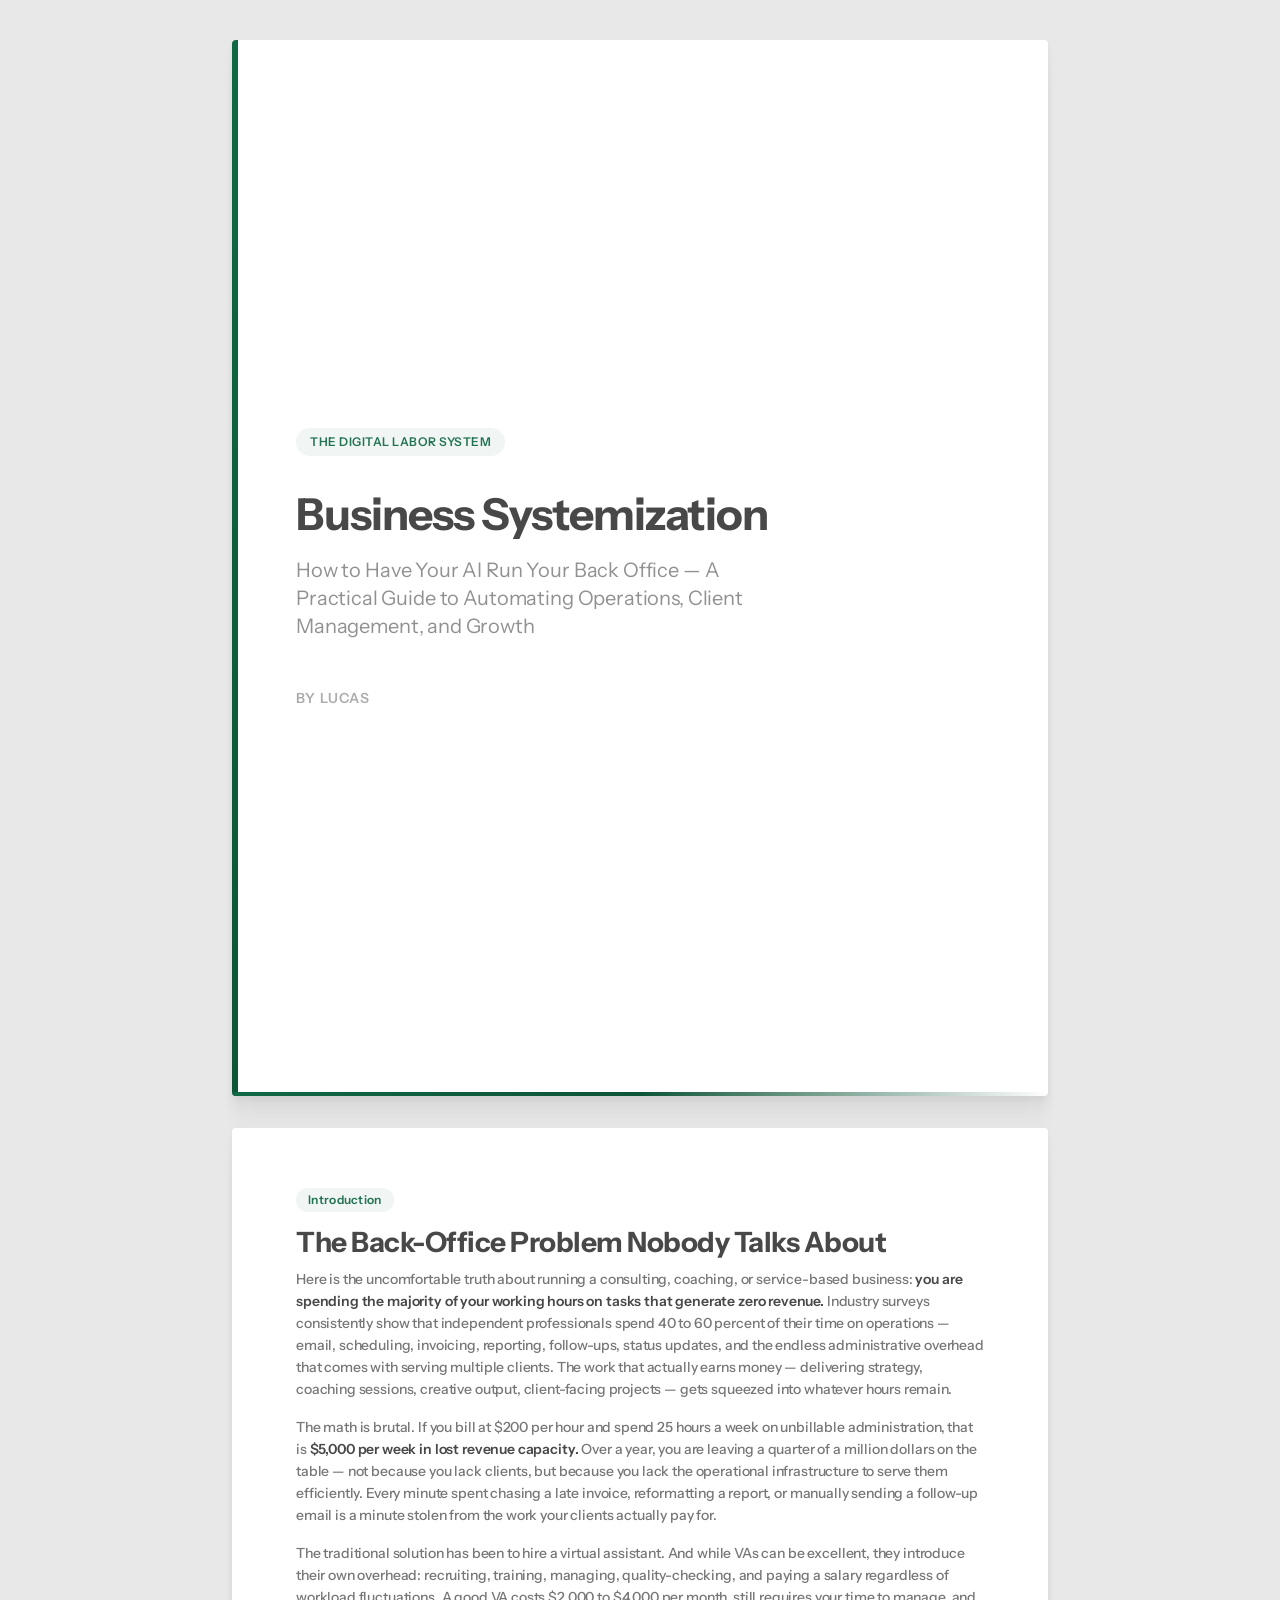
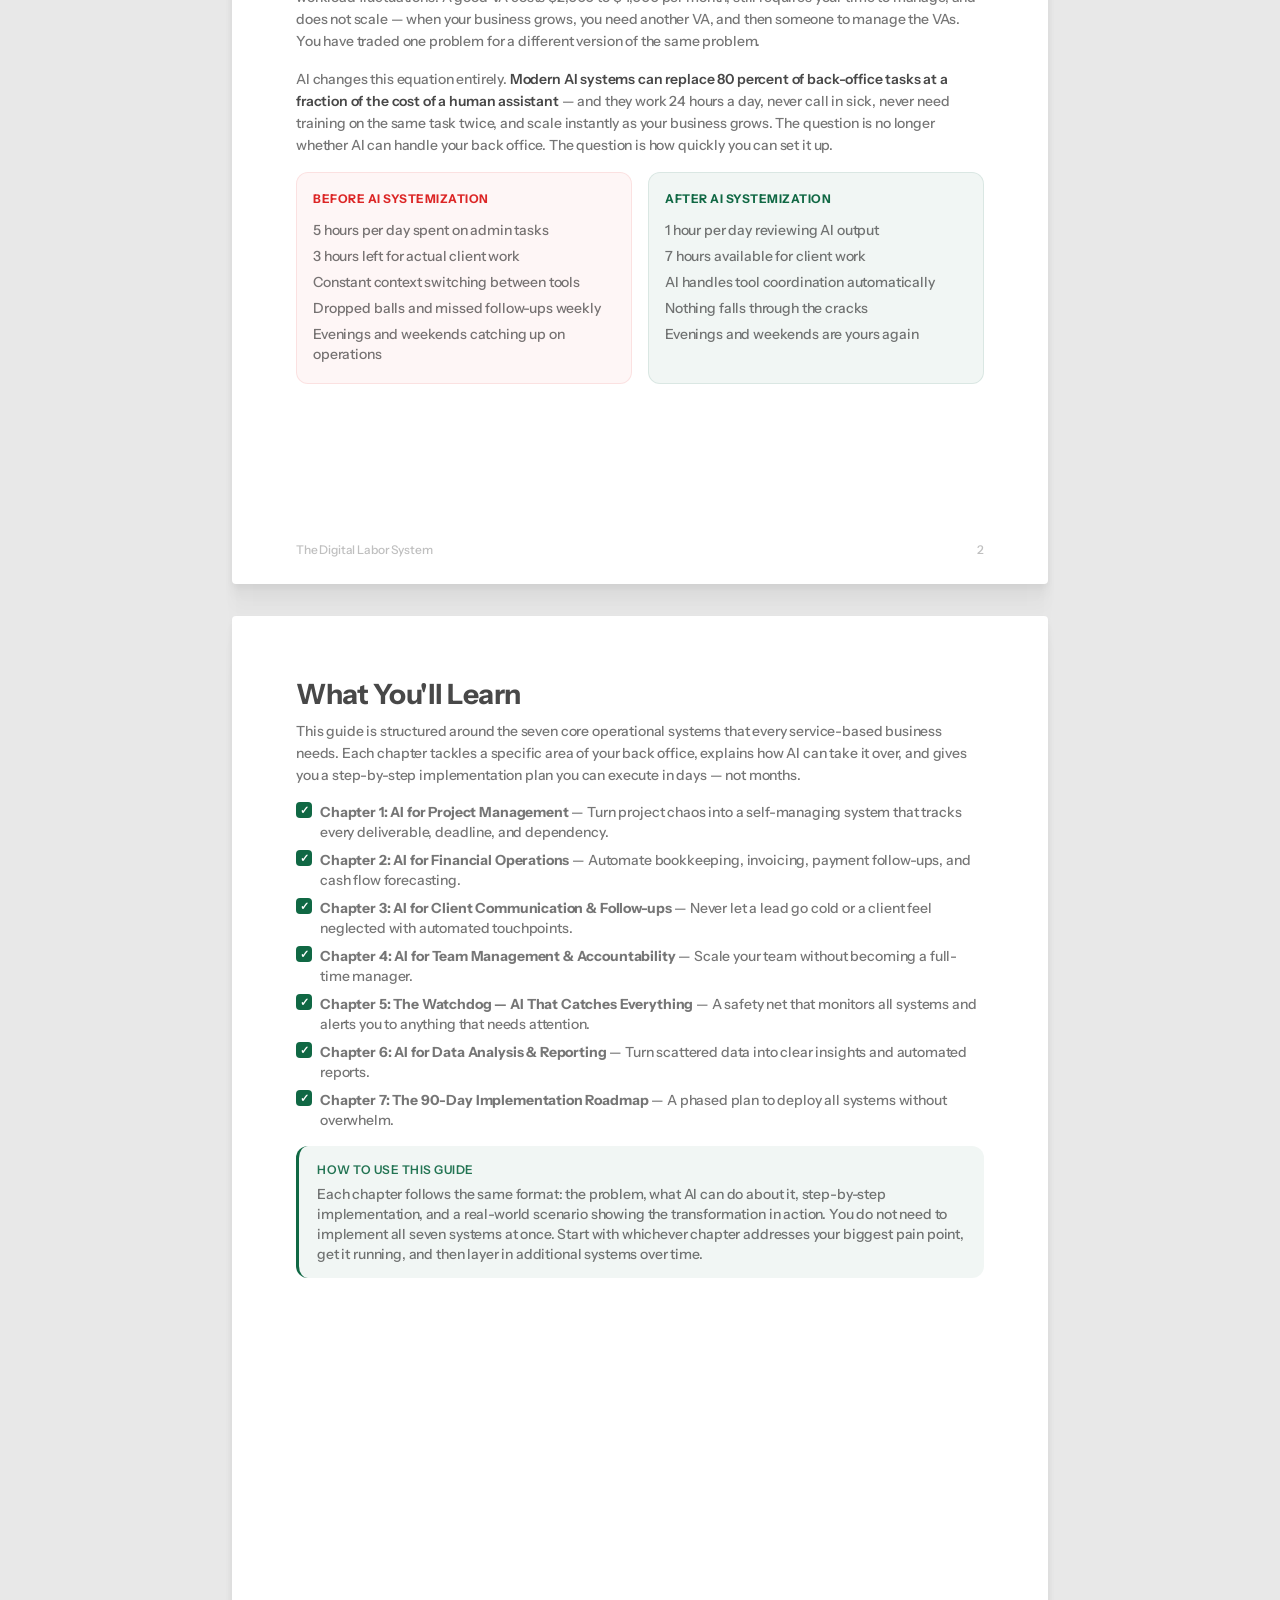
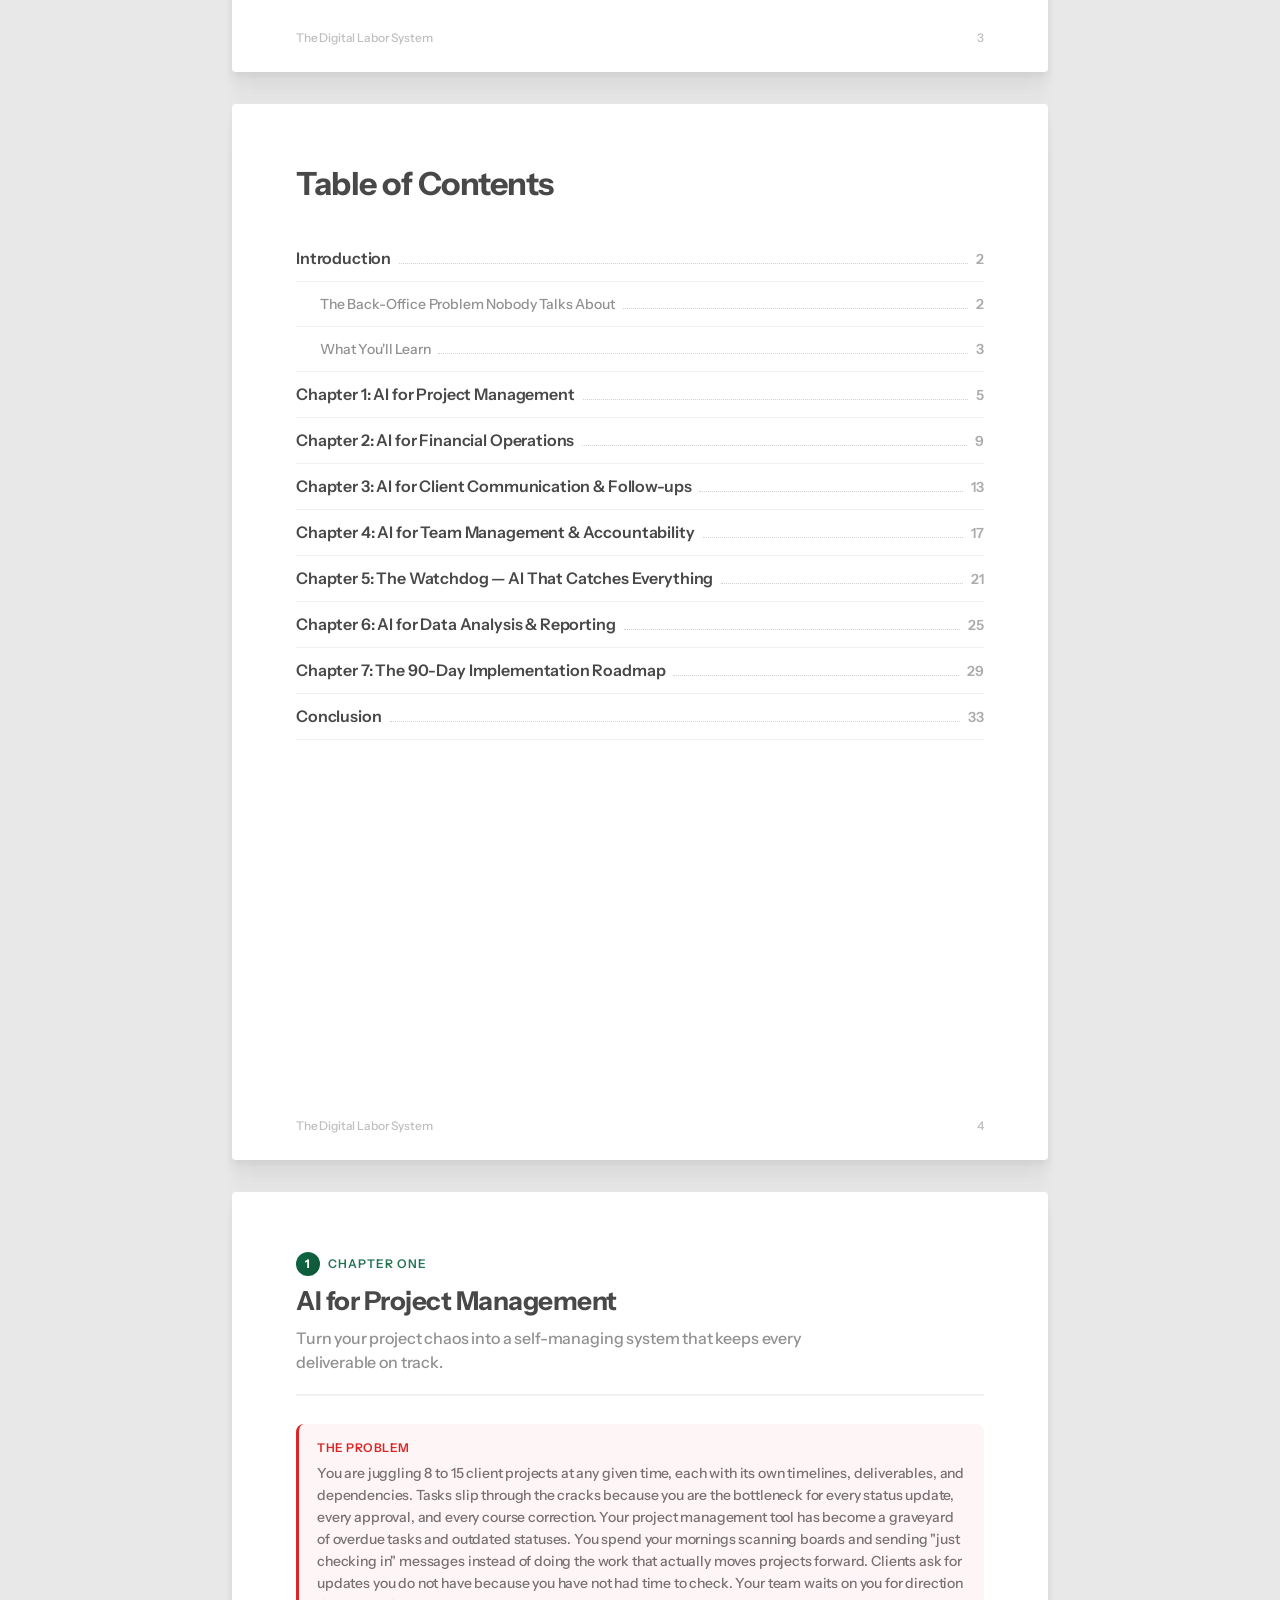
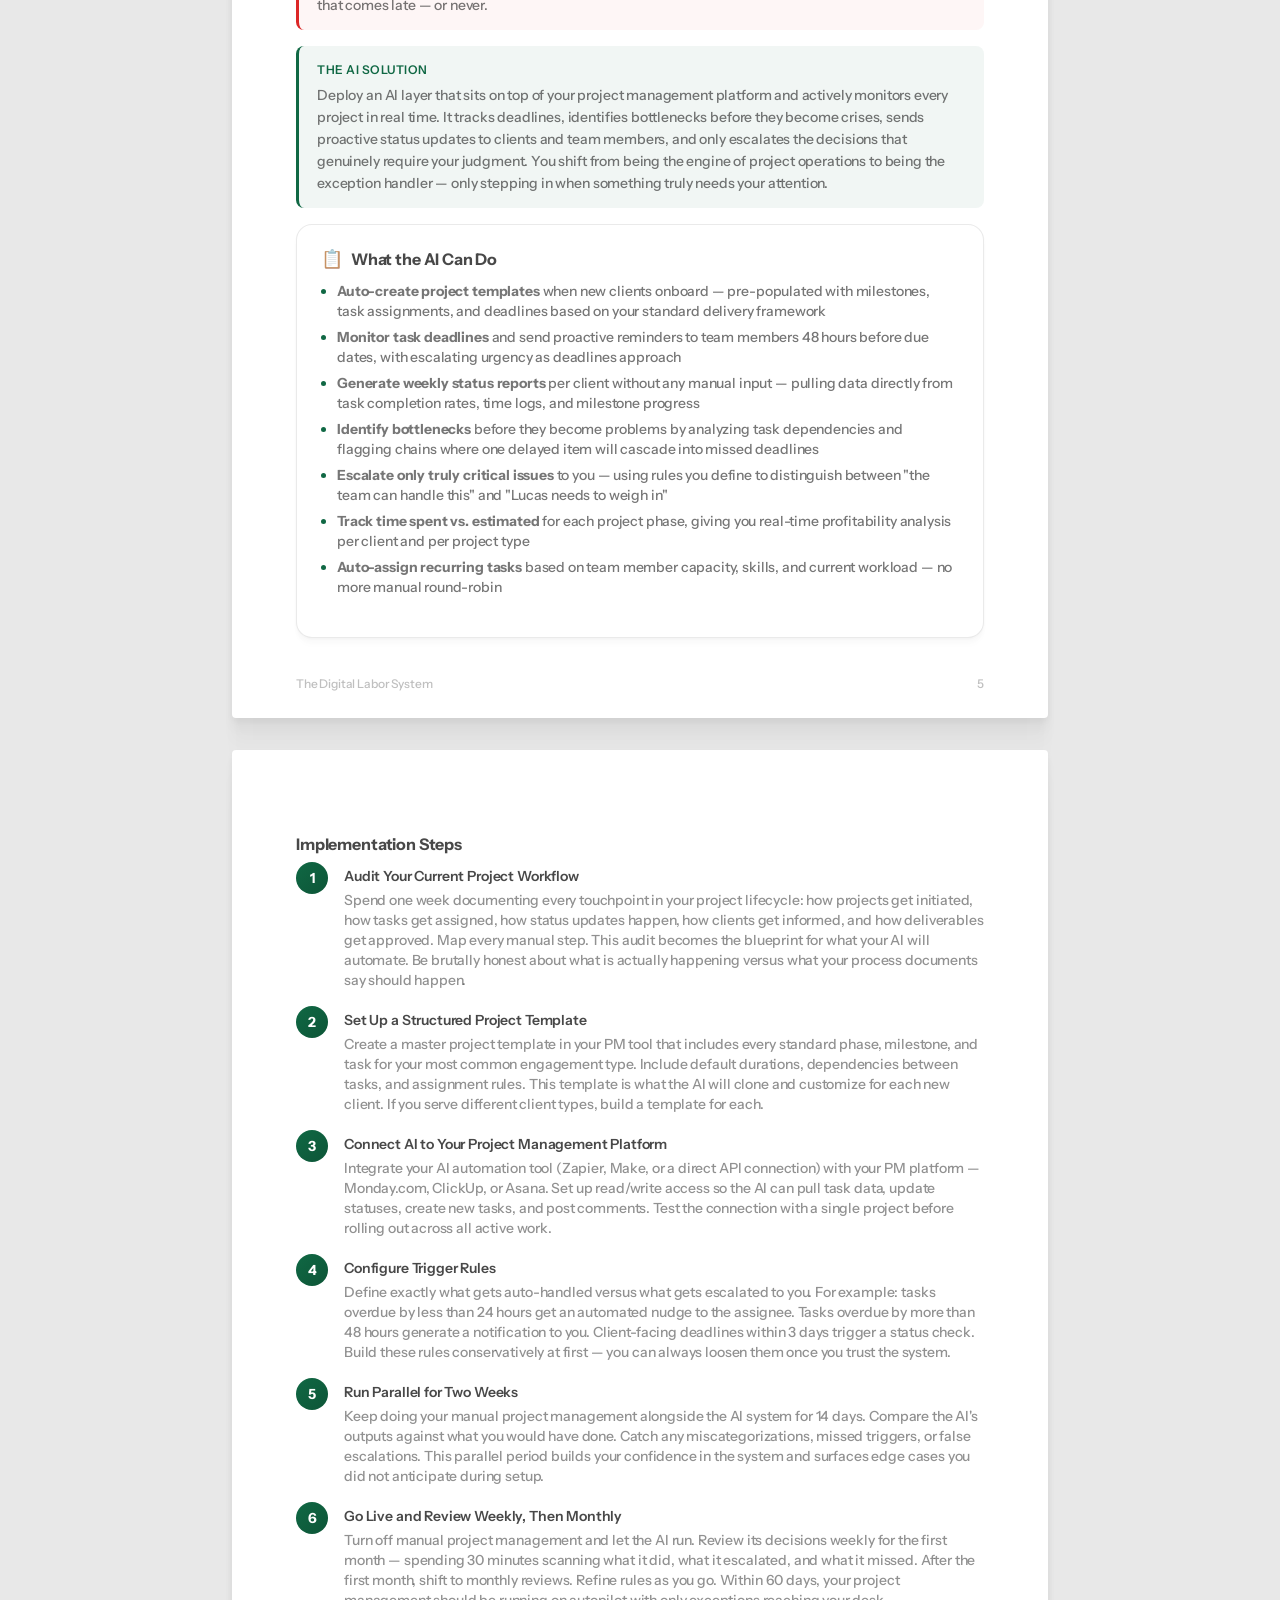
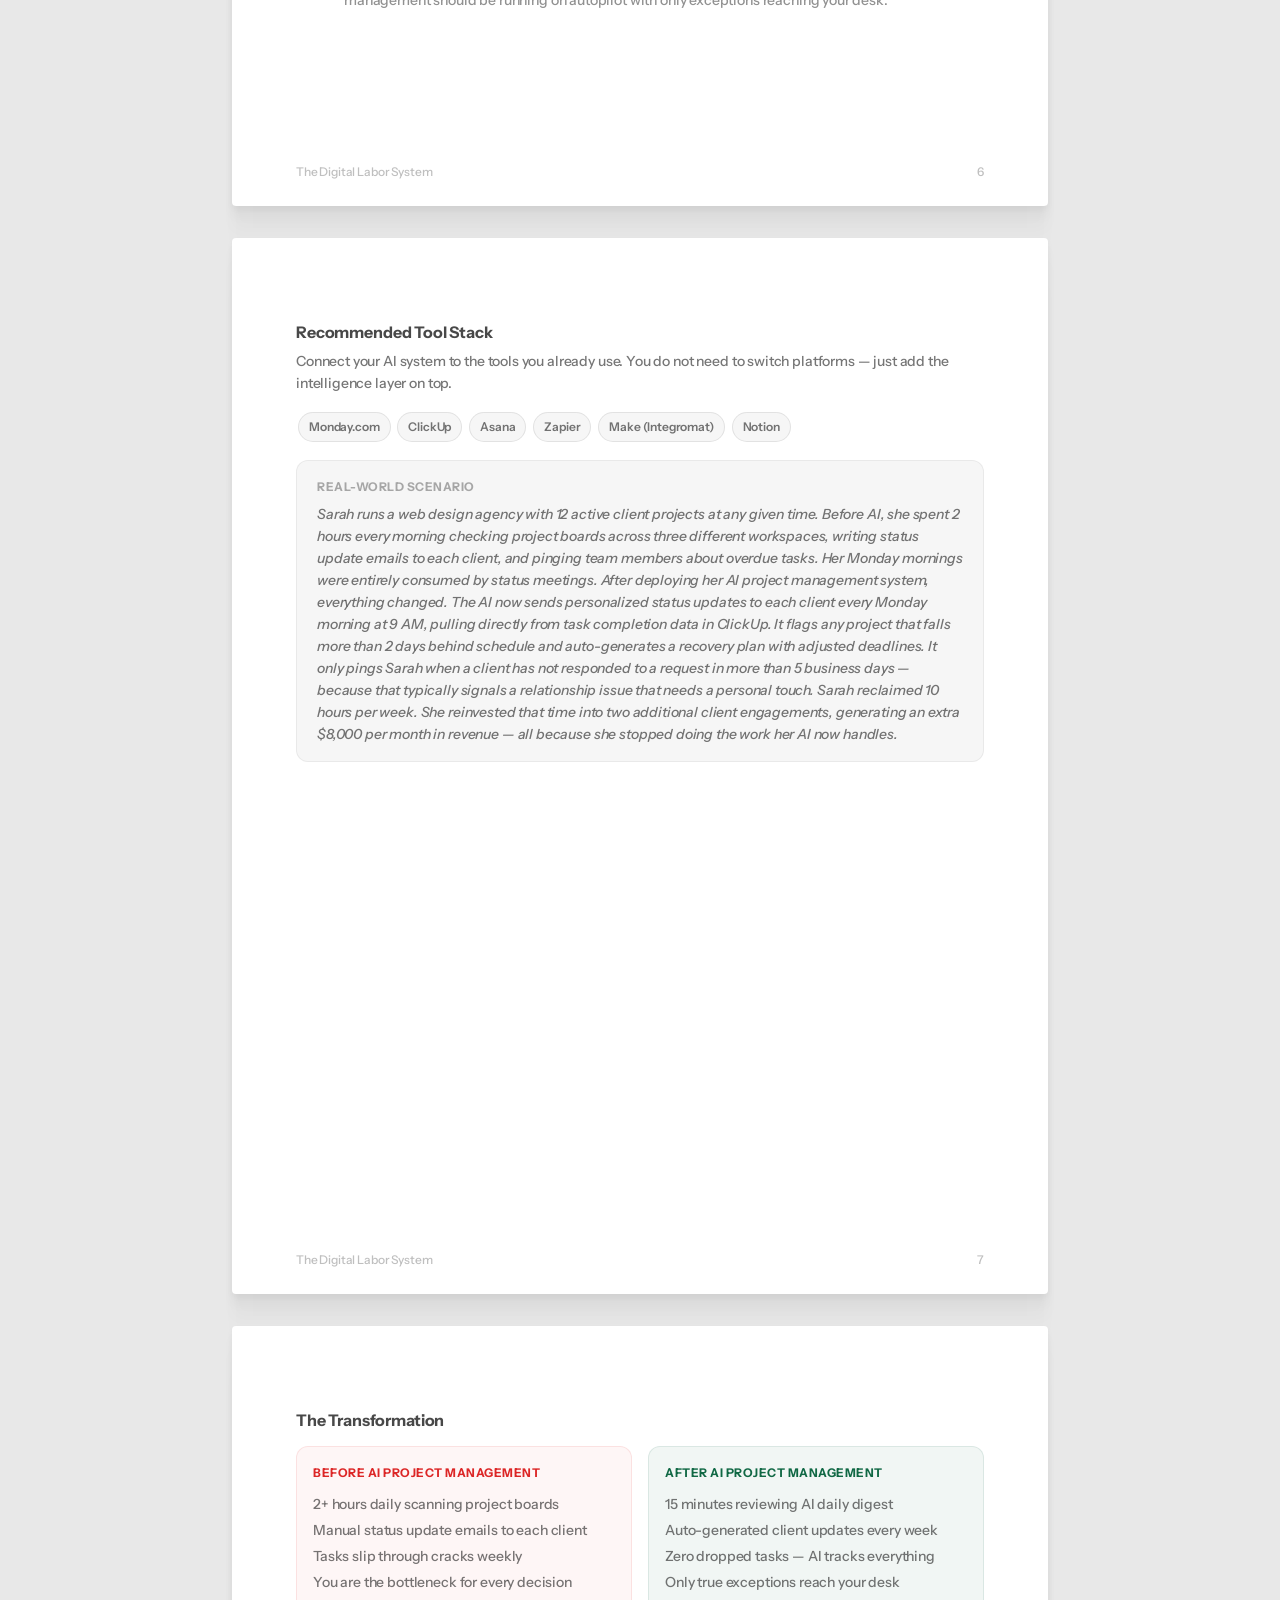
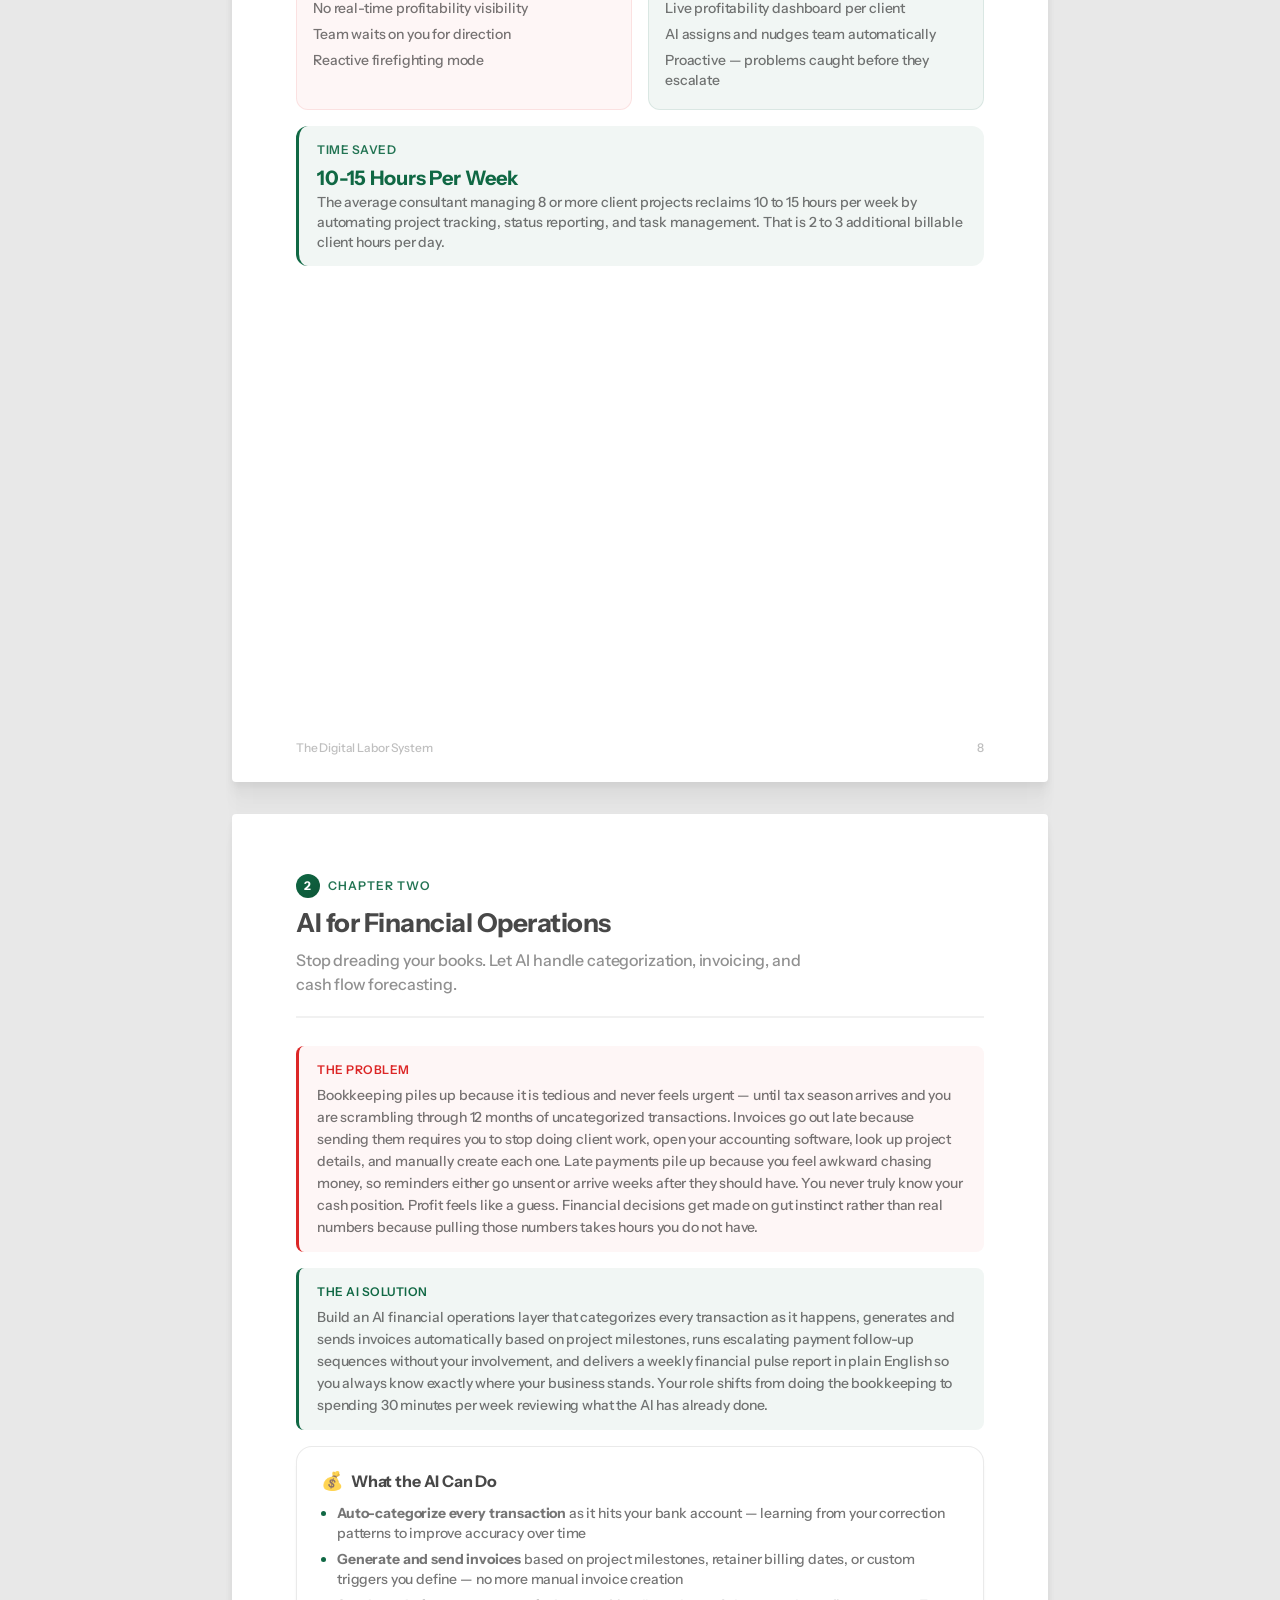
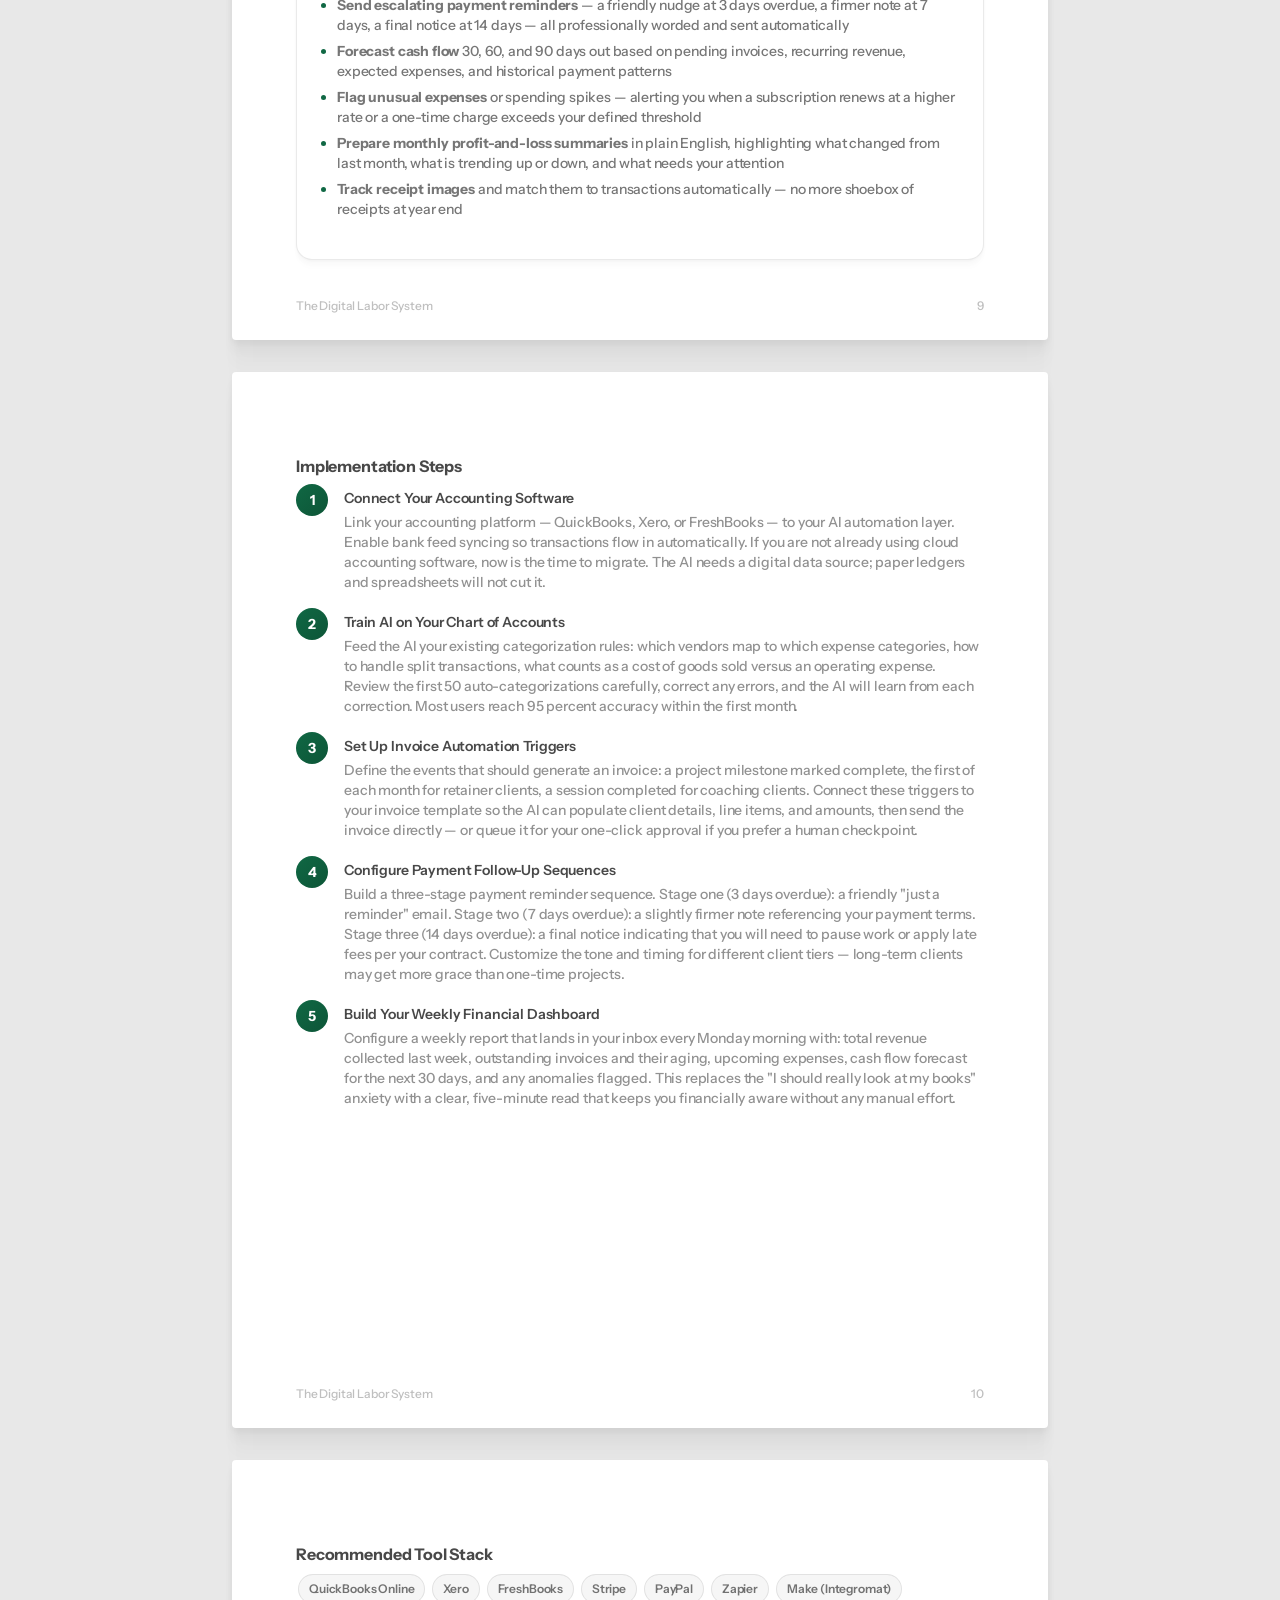
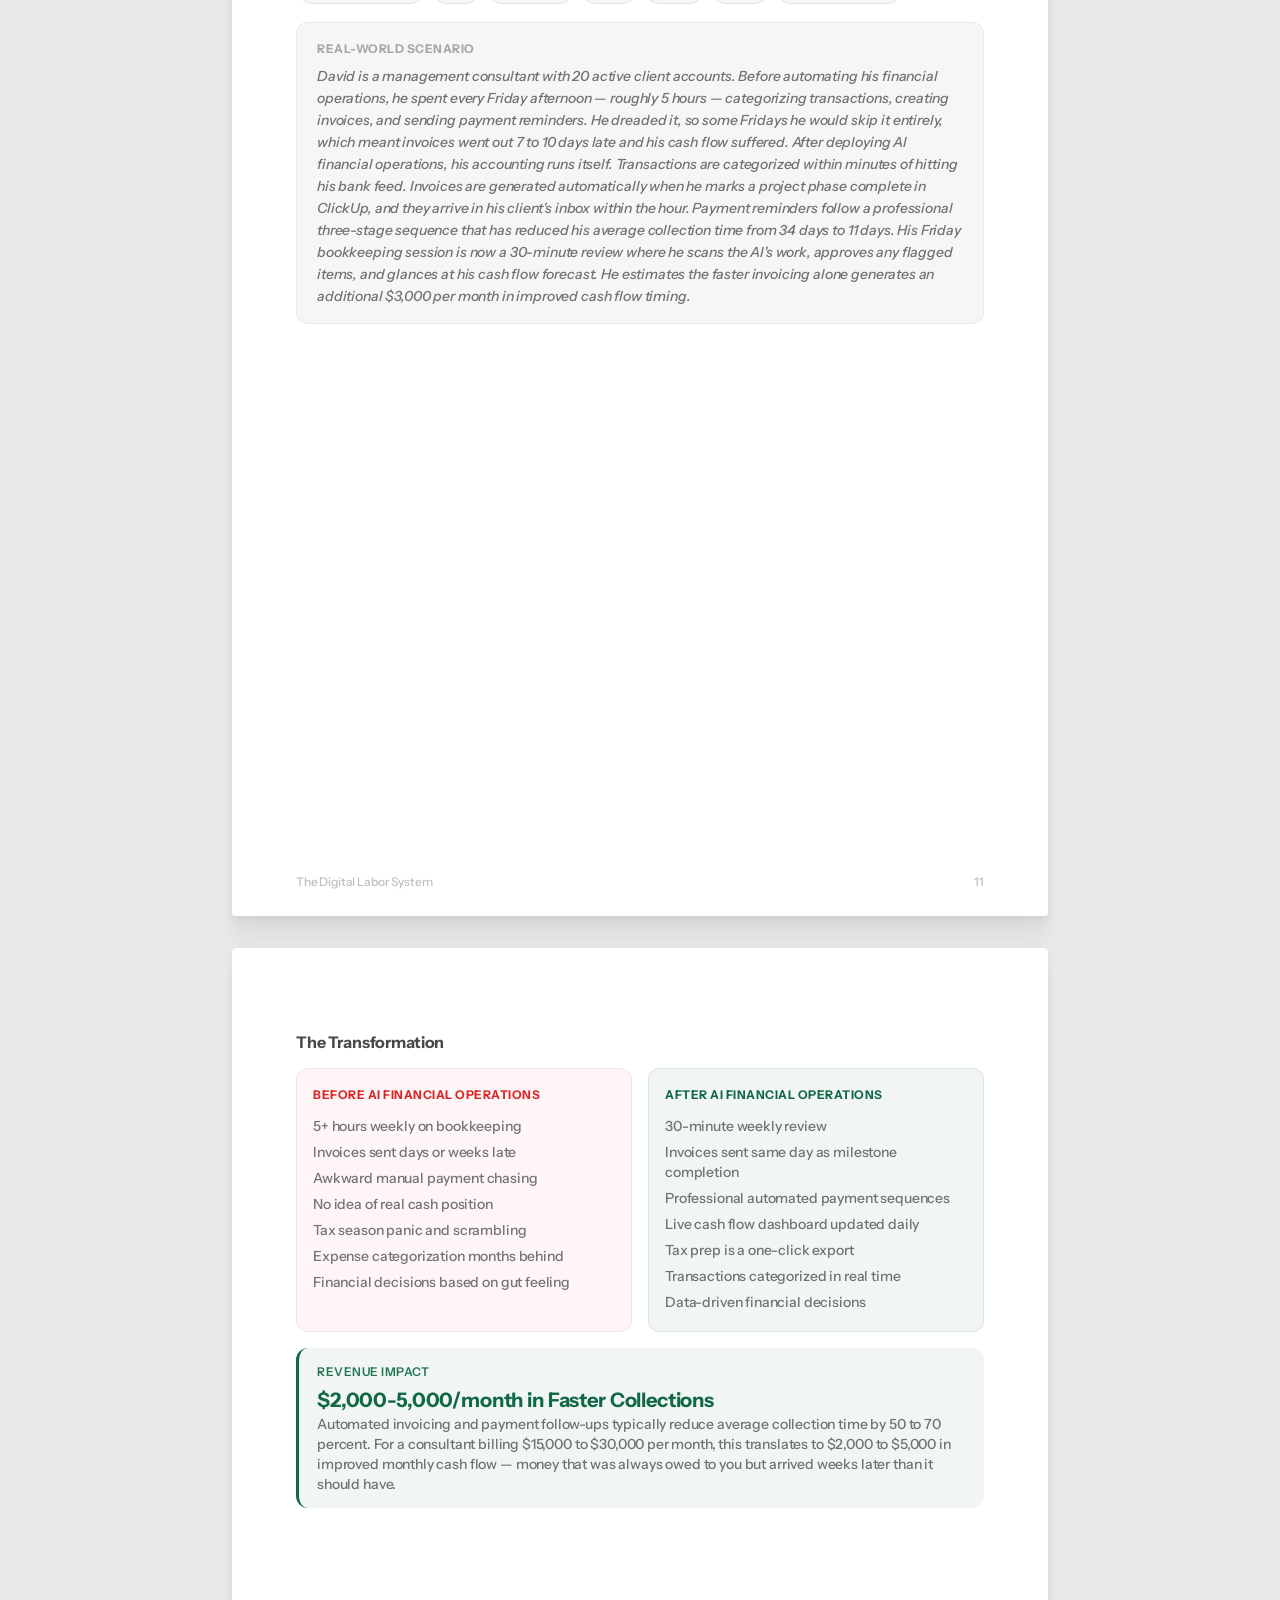
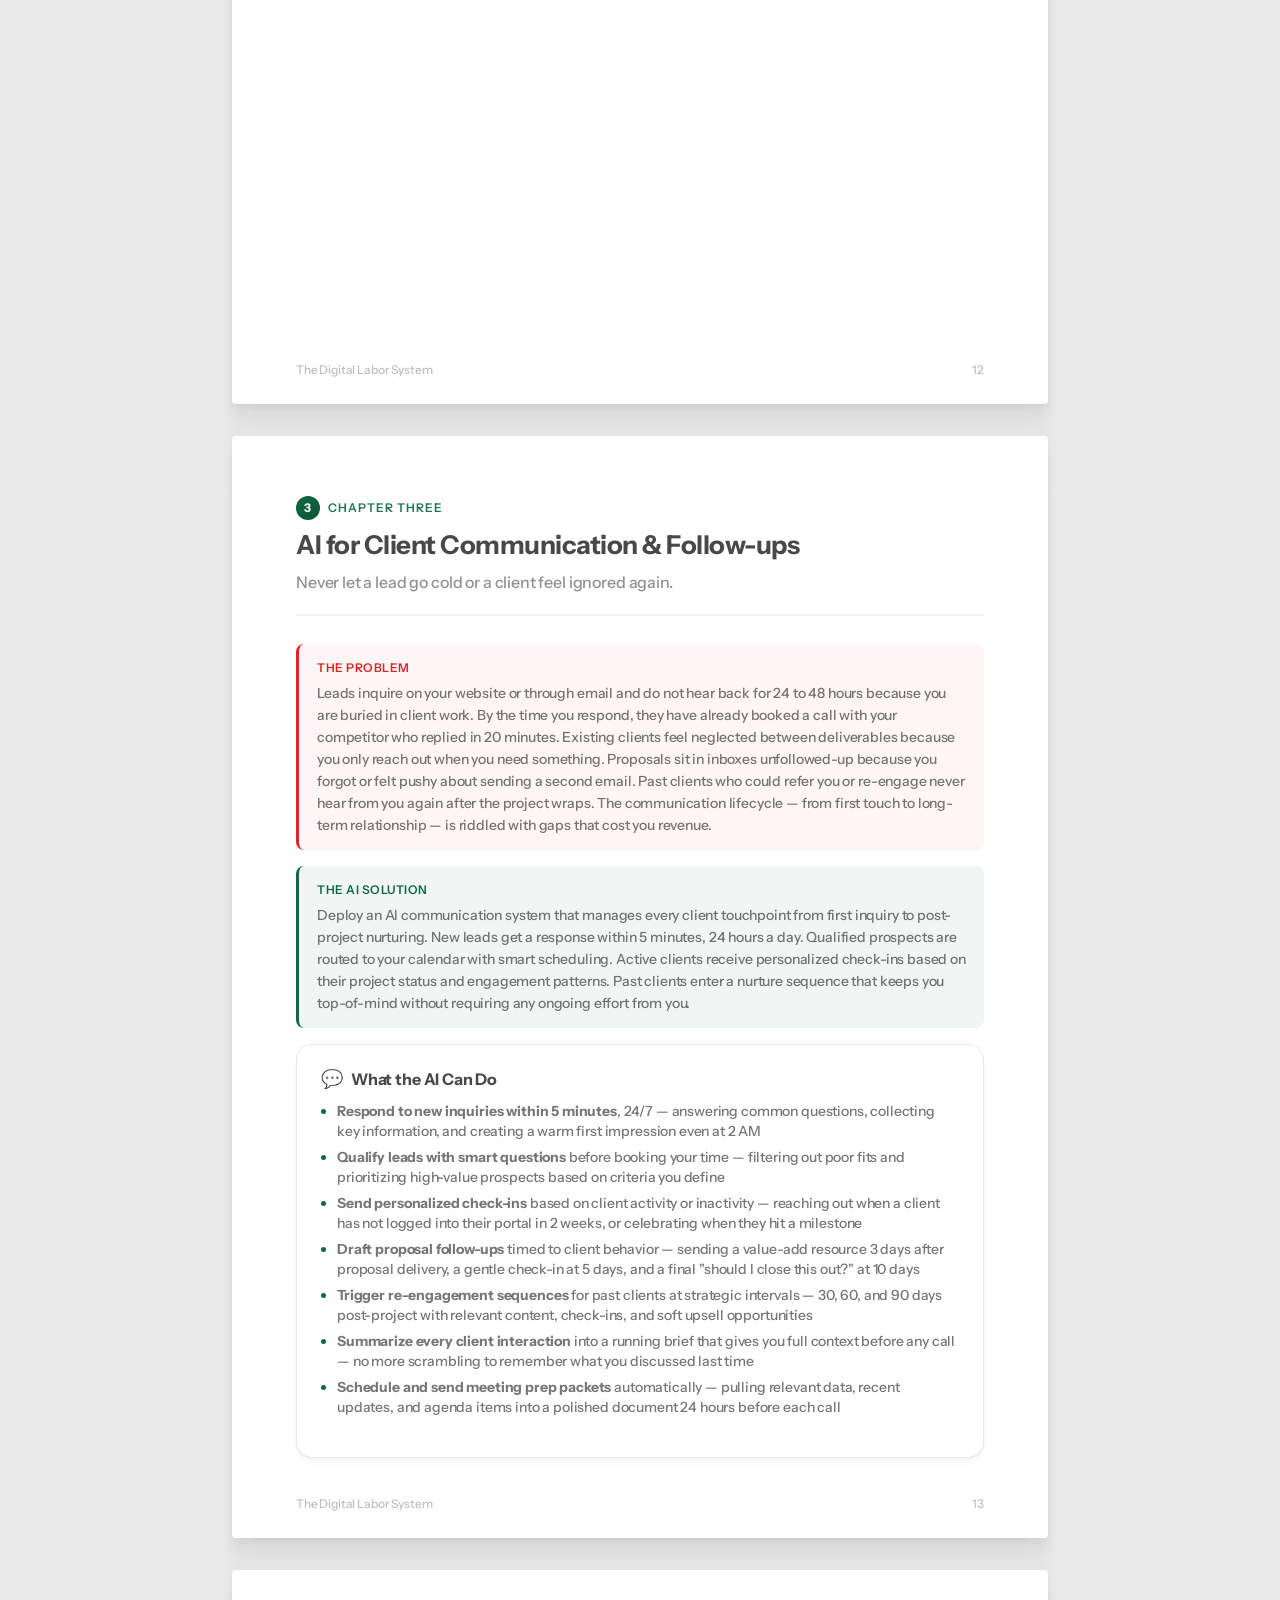
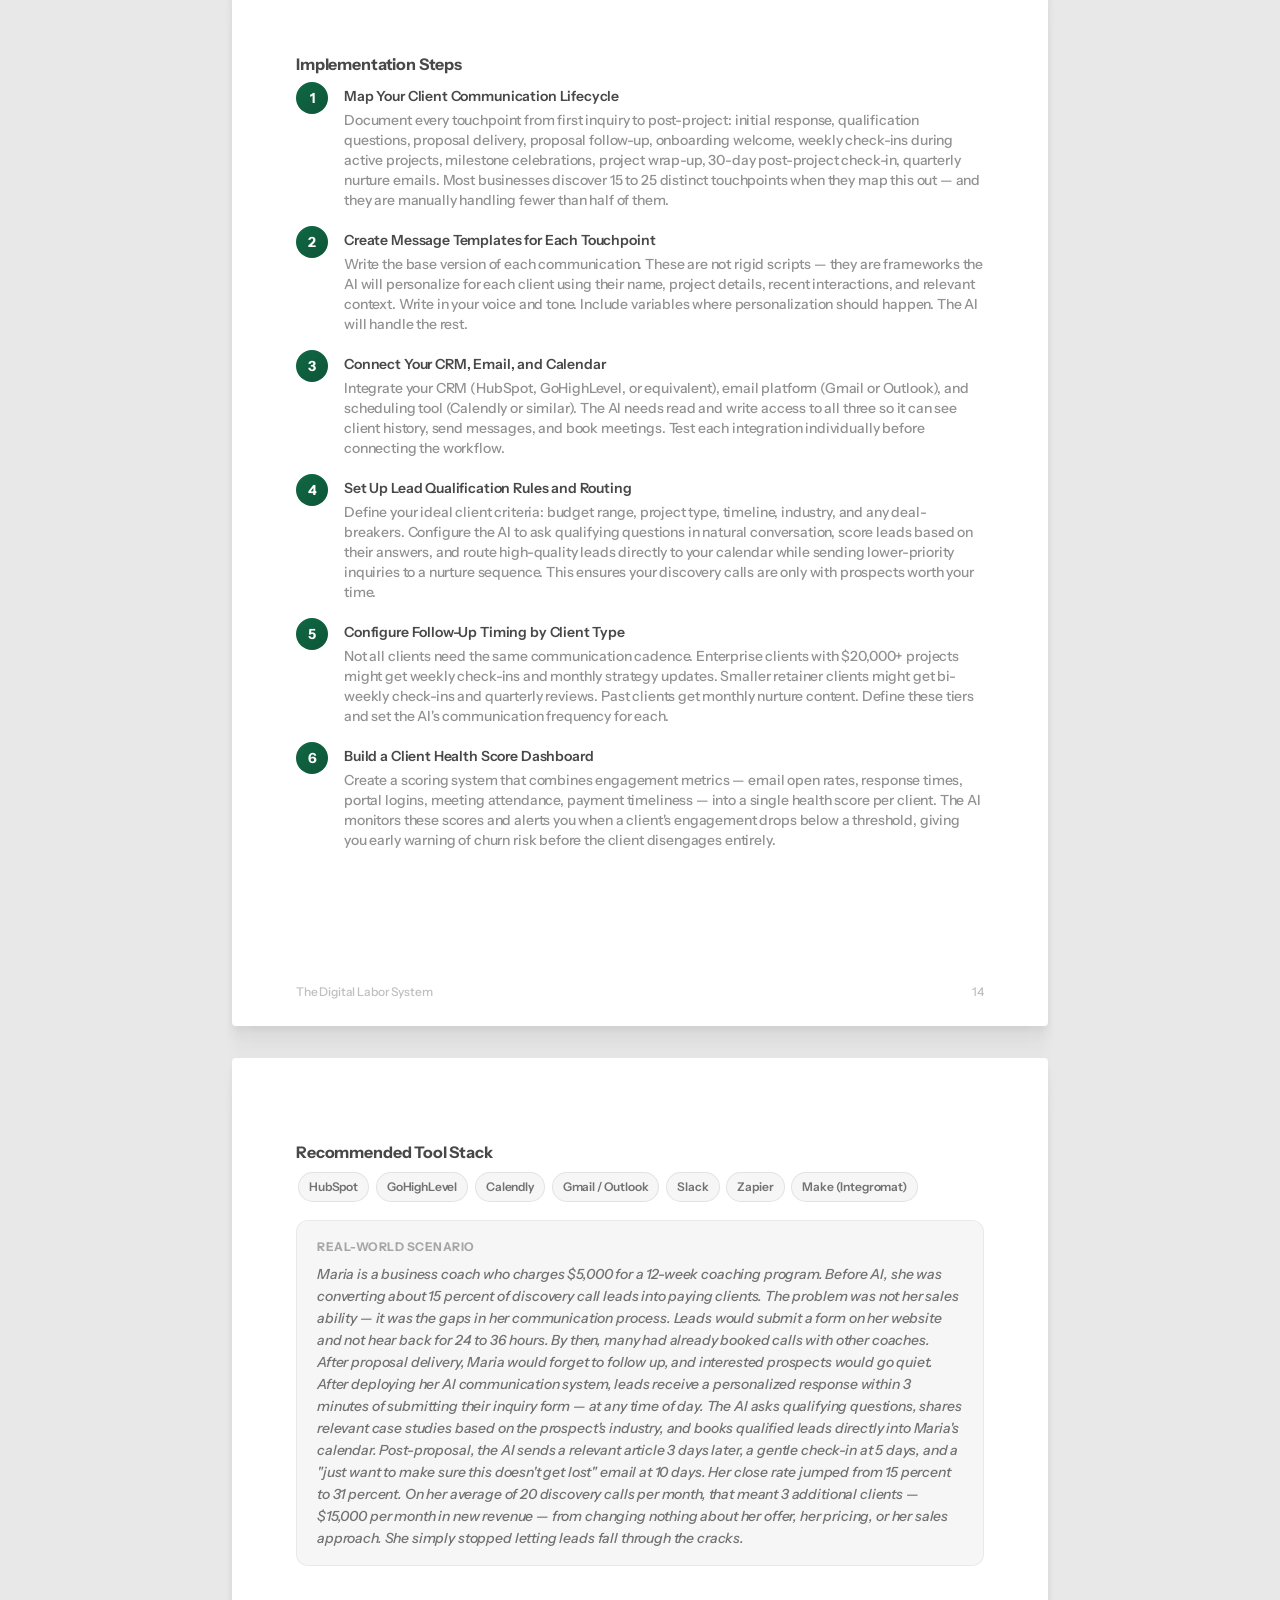
<file: deliverables/business-systemization.html>
<!DOCTYPE html>
<html lang="en">
<head>
  <meta charset="UTF-8">
  <meta name="viewport" content="width=device-width, initial-scale=1.0">
  <title>Business Systemization — The Digital Labor System</title>
  <link rel="preconnect" href="https://fonts.googleapis.com">
  <link rel="preconnect" href="https://fonts.gstatic.com" crossorigin>
  <link href="https://fonts.googleapis.com/css2?family=Instrument+Sans:ital,wdth,wght@0,75..100,400..700;1,75..100,400..700&display=swap" rel="stylesheet">
  <link rel="stylesheet" href="shared-styles.css">
</head>
<body>

  <!-- ====================================================================
       PAGE 1 — COVER
       ==================================================================== -->
  <div class="doc-page doc-cover">
    <div class="doc-cover__tag">The Digital Labor System</div>
    <h1 class="doc-cover__title">Business Systemization</h1>
    <p class="doc-cover__subtitle">How to Have Your AI Run Your Back Office — A Practical Guide to Automating Operations, Client Management, and Growth</p>
    <p class="doc-cover__author">By Lucas</p>
    <div class="doc-cover__bar"></div>
  </div>

  <!-- ====================================================================
       PAGE 2 — INTRODUCTION (Page 1 of 2)
       ==================================================================== -->
  <div class="doc-page doc-section">
    <div class="section-label">Introduction</div>
    <h2 class="section-title">The Back-Office Problem Nobody Talks About</h2>

    <p class="body-text">
      Here is the uncomfortable truth about running a consulting, coaching, or service-based business: <strong>you are spending the majority of your working hours on tasks that generate zero revenue.</strong> Industry surveys consistently show that independent professionals spend 40 to 60 percent of their time on operations — email, scheduling, invoicing, reporting, follow-ups, status updates, and the endless administrative overhead that comes with serving multiple clients. The work that actually earns money — delivering strategy, coaching sessions, creative output, client-facing projects — gets squeezed into whatever hours remain.
    </p>

    <p class="body-text">
      The math is brutal. If you bill at $200 per hour and spend 25 hours a week on unbillable administration, that is <strong>$5,000 per week in lost revenue capacity.</strong> Over a year, you are leaving a quarter of a million dollars on the table — not because you lack clients, but because you lack the operational infrastructure to serve them efficiently. Every minute spent chasing a late invoice, reformatting a report, or manually sending a follow-up email is a minute stolen from the work your clients actually pay for.
    </p>

    <p class="body-text">
      The traditional solution has been to hire a virtual assistant. And while VAs can be excellent, they introduce their own overhead: recruiting, training, managing, quality-checking, and paying a salary regardless of workload fluctuations. A good VA costs $2,000 to $4,000 per month, still requires your time to manage, and does not scale — when your business grows, you need another VA, and then someone to manage the VAs. You have traded one problem for a different version of the same problem.
    </p>

    <p class="body-text">
      AI changes this equation entirely. <strong>Modern AI systems can replace 80 percent of back-office tasks at a fraction of the cost of a human assistant</strong> — and they work 24 hours a day, never call in sick, never need training on the same task twice, and scale instantly as your business grows. The question is no longer whether AI can handle your back office. The question is how quickly you can set it up.
    </p>

    <div class="comparison">
      <div class="comparison__col comparison__col--before">
        <div class="comparison__label">Before AI Systemization</div>
        <ul class="comparison__list">
          <li>5 hours per day spent on admin tasks</li>
          <li>3 hours left for actual client work</li>
          <li>Constant context switching between tools</li>
          <li>Dropped balls and missed follow-ups weekly</li>
          <li>Evenings and weekends catching up on operations</li>
        </ul>
      </div>
      <div class="comparison__col comparison__col--after">
        <div class="comparison__label">After AI Systemization</div>
        <ul class="comparison__list">
          <li>1 hour per day reviewing AI output</li>
          <li>7 hours available for client work</li>
          <li>AI handles tool coordination automatically</li>
          <li>Nothing falls through the cracks</li>
          <li>Evenings and weekends are yours again</li>
        </ul>
      </div>
    </div>

    <div class="page-footer">
      <span>The Digital Labor System</span>
      <span>2</span>
    </div>
  </div>

  <!-- ====================================================================
       PAGE 3 — INTRODUCTION (Page 2 of 2)
       ==================================================================== -->
  <div class="doc-page doc-section">
    <h2 class="section-title">What You'll Learn</h2>

    <p class="body-text">
      This guide is structured around the seven core operational systems that every service-based business needs. Each chapter tackles a specific area of your back office, explains how AI can take it over, and gives you a step-by-step implementation plan you can execute in days — not months.
    </p>

    <ul class="checklist">
      <li><strong>Chapter 1: AI for Project Management</strong> — Turn project chaos into a self-managing system that tracks every deliverable, deadline, and dependency.</li>
      <li><strong>Chapter 2: AI for Financial Operations</strong> — Automate bookkeeping, invoicing, payment follow-ups, and cash flow forecasting.</li>
      <li><strong>Chapter 3: AI for Client Communication & Follow-ups</strong> — Never let a lead go cold or a client feel neglected with automated touchpoints.</li>
      <li><strong>Chapter 4: AI for Team Management & Accountability</strong> — Scale your team without becoming a full-time manager.</li>
      <li><strong>Chapter 5: The Watchdog — AI That Catches Everything</strong> — A safety net that monitors all systems and alerts you to anything that needs attention.</li>
      <li><strong>Chapter 6: AI for Data Analysis & Reporting</strong> — Turn scattered data into clear insights and automated reports.</li>
      <li><strong>Chapter 7: The 90-Day Implementation Roadmap</strong> — A phased plan to deploy all systems without overwhelm.</li>
    </ul>

    <div class="callout callout--green">
      <div class="callout__label">How to Use This Guide</div>
      <p class="callout__text">Each chapter follows the same format: the problem, what AI can do about it, step-by-step implementation, and a real-world scenario showing the transformation in action. You do not need to implement all seven systems at once. Start with whichever chapter addresses your biggest pain point, get it running, and then layer in additional systems over time.</p>
    </div>

    <div class="page-footer">
      <span>The Digital Labor System</span>
      <span>3</span>
    </div>
  </div>

  <!-- ====================================================================
       PAGE 4 — TABLE OF CONTENTS
       ==================================================================== -->
  <div class="doc-page doc-toc">
    <h2 class="doc-toc__title">Table of Contents</h2>
    <ul class="doc-toc__list">
      <li class="doc-toc__item doc-toc__item--category">
        <span>Introduction</span>
        <span class="doc-toc__dots"></span>
        <span class="doc-toc__page">2</span>
      </li>
      <li class="doc-toc__item doc-toc__item--sub">
        <span>The Back-Office Problem Nobody Talks About</span>
        <span class="doc-toc__dots"></span>
        <span class="doc-toc__page">2</span>
      </li>
      <li class="doc-toc__item doc-toc__item--sub">
        <span>What You'll Learn</span>
        <span class="doc-toc__dots"></span>
        <span class="doc-toc__page">3</span>
      </li>
      <li class="doc-toc__item doc-toc__item--category">
        <span>Chapter 1: AI for Project Management</span>
        <span class="doc-toc__dots"></span>
        <span class="doc-toc__page">5</span>
      </li>
      <li class="doc-toc__item doc-toc__item--category">
        <span>Chapter 2: AI for Financial Operations</span>
        <span class="doc-toc__dots"></span>
        <span class="doc-toc__page">9</span>
      </li>
      <li class="doc-toc__item doc-toc__item--category">
        <span>Chapter 3: AI for Client Communication & Follow-ups</span>
        <span class="doc-toc__dots"></span>
        <span class="doc-toc__page">13</span>
      </li>
      <li class="doc-toc__item doc-toc__item--category">
        <span>Chapter 4: AI for Team Management & Accountability</span>
        <span class="doc-toc__dots"></span>
        <span class="doc-toc__page">17</span>
      </li>
      <li class="doc-toc__item doc-toc__item--category">
        <span>Chapter 5: The Watchdog — AI That Catches Everything</span>
        <span class="doc-toc__dots"></span>
        <span class="doc-toc__page">21</span>
      </li>
      <li class="doc-toc__item doc-toc__item--category">
        <span>Chapter 6: AI for Data Analysis & Reporting</span>
        <span class="doc-toc__dots"></span>
        <span class="doc-toc__page">25</span>
      </li>
      <li class="doc-toc__item doc-toc__item--category">
        <span>Chapter 7: The 90-Day Implementation Roadmap</span>
        <span class="doc-toc__dots"></span>
        <span class="doc-toc__page">29</span>
      </li>
      <li class="doc-toc__item doc-toc__item--category">
        <span>Conclusion</span>
        <span class="doc-toc__dots"></span>
        <span class="doc-toc__page">33</span>
      </li>
    </ul>

    <div class="page-footer">
      <span>The Digital Labor System</span>
      <span>4</span>
    </div>
  </div>

  <!-- ====================================================================
       CHAPTER 1 — AI FOR PROJECT MANAGEMENT (Page 1 of 4)
       ==================================================================== -->
  <div class="doc-page doc-section">
    <div class="chapter-header">
      <div class="chapter-number">
        <span class="chapter-number__badge">1</span>
        Chapter One
      </div>
      <h2 class="chapter-title">AI for Project Management</h2>
      <p class="chapter-subtitle">Turn your project chaos into a self-managing system that keeps every deliverable on track.</p>
    </div>

    <div class="problem-box">
      <div class="problem-box__label">The Problem</div>
      <p class="body-text mb-0">You are juggling 8 to 15 client projects at any given time, each with its own timelines, deliverables, and dependencies. Tasks slip through the cracks because you are the bottleneck for every status update, every approval, and every course correction. Your project management tool has become a graveyard of overdue tasks and outdated statuses. You spend your mornings scanning boards and sending "just checking in" messages instead of doing the work that actually moves projects forward. Clients ask for updates you do not have because you have not had time to check. Your team waits on you for direction that comes late — or never.</p>
    </div>

    <div class="solution-box">
      <div class="solution-box__label">The AI Solution</div>
      <p class="body-text mb-0">Deploy an AI layer that sits on top of your project management platform and actively monitors every project in real time. It tracks deadlines, identifies bottlenecks before they become crises, sends proactive status updates to clients and team members, and only escalates the decisions that genuinely require your judgment. You shift from being the engine of project operations to being the exception handler — only stepping in when something truly needs your attention.</p>
    </div>

    <div class="content-card">
      <div class="content-card__title">
        <span class="content-card__icon">📋</span>
        What the AI Can Do
      </div>
      <ul class="simple-list">
        <li><strong>Auto-create project templates</strong> when new clients onboard — pre-populated with milestones, task assignments, and deadlines based on your standard delivery framework</li>
        <li><strong>Monitor task deadlines</strong> and send proactive reminders to team members 48 hours before due dates, with escalating urgency as deadlines approach</li>
        <li><strong>Generate weekly status reports</strong> per client without any manual input — pulling data directly from task completion rates, time logs, and milestone progress</li>
        <li><strong>Identify bottlenecks</strong> before they become problems by analyzing task dependencies and flagging chains where one delayed item will cascade into missed deadlines</li>
        <li><strong>Escalate only truly critical issues</strong> to you — using rules you define to distinguish between "the team can handle this" and "Lucas needs to weigh in"</li>
        <li><strong>Track time spent vs. estimated</strong> for each project phase, giving you real-time profitability analysis per client and per project type</li>
        <li><strong>Auto-assign recurring tasks</strong> based on team member capacity, skills, and current workload — no more manual round-robin</li>
      </ul>
    </div>

    <div class="page-footer">
      <span>The Digital Labor System</span>
      <span>5</span>
    </div>
  </div>

  <!-- CHAPTER 1 (Page 2 of 4) -->
  <div class="doc-page doc-section">
    <h2 class="inline-heading">Implementation Steps</h2>

    <div class="steps">
      <div class="step">
        <div class="step__circle">1</div>
        <div class="step__content">
          <div class="step__title">Audit Your Current Project Workflow</div>
          <div class="step__desc">Spend one week documenting every touchpoint in your project lifecycle: how projects get initiated, how tasks get assigned, how status updates happen, how clients get informed, and how deliverables get approved. Map every manual step. This audit becomes the blueprint for what your AI will automate. Be brutally honest about what is actually happening versus what your process documents say should happen.</div>
        </div>
      </div>
      <div class="step">
        <div class="step__circle">2</div>
        <div class="step__content">
          <div class="step__title">Set Up a Structured Project Template</div>
          <div class="step__desc">Create a master project template in your PM tool that includes every standard phase, milestone, and task for your most common engagement type. Include default durations, dependencies between tasks, and assignment rules. This template is what the AI will clone and customize for each new client. If you serve different client types, build a template for each.</div>
        </div>
      </div>
      <div class="step">
        <div class="step__circle">3</div>
        <div class="step__content">
          <div class="step__title">Connect AI to Your Project Management Platform</div>
          <div class="step__desc">Integrate your AI automation tool (Zapier, Make, or a direct API connection) with your PM platform — Monday.com, ClickUp, or Asana. Set up read/write access so the AI can pull task data, update statuses, create new tasks, and post comments. Test the connection with a single project before rolling out across all active work.</div>
        </div>
      </div>
      <div class="step">
        <div class="step__circle">4</div>
        <div class="step__content">
          <div class="step__title">Configure Trigger Rules</div>
          <div class="step__desc">Define exactly what gets auto-handled versus what gets escalated to you. For example: tasks overdue by less than 24 hours get an automated nudge to the assignee. Tasks overdue by more than 48 hours generate a notification to you. Client-facing deadlines within 3 days trigger a status check. Build these rules conservatively at first — you can always loosen them once you trust the system.</div>
        </div>
      </div>
      <div class="step">
        <div class="step__circle">5</div>
        <div class="step__content">
          <div class="step__title">Run Parallel for Two Weeks</div>
          <div class="step__desc">Keep doing your manual project management alongside the AI system for 14 days. Compare the AI's outputs against what you would have done. Catch any miscategorizations, missed triggers, or false escalations. This parallel period builds your confidence in the system and surfaces edge cases you did not anticipate during setup.</div>
        </div>
      </div>
      <div class="step">
        <div class="step__circle">6</div>
        <div class="step__content">
          <div class="step__title">Go Live and Review Weekly, Then Monthly</div>
          <div class="step__desc">Turn off manual project management and let the AI run. Review its decisions weekly for the first month — spending 30 minutes scanning what it did, what it escalated, and what it missed. After the first month, shift to monthly reviews. Refine rules as you go. Within 60 days, your project management should be running on autopilot with only exceptions reaching your desk.</div>
        </div>
      </div>
    </div>

    <div class="page-footer">
      <span>The Digital Labor System</span>
      <span>6</span>
    </div>
  </div>

  <!-- CHAPTER 1 (Page 3 of 4) -->
  <div class="doc-page doc-section">
    <h2 class="inline-heading">Recommended Tool Stack</h2>

    <p class="body-text">Connect your AI system to the tools you already use. You do not need to switch platforms — just add the intelligence layer on top.</p>

    <div class="mb-16">
      <span class="tool-badge">Monday.com</span>
      <span class="tool-badge">ClickUp</span>
      <span class="tool-badge">Asana</span>
      <span class="tool-badge">Zapier</span>
      <span class="tool-badge">Make (Integromat)</span>
      <span class="tool-badge">Notion</span>
    </div>

    <div class="scenario">
      <div class="scenario__label">Real-World Scenario</div>
      <p class="scenario__text">Sarah runs a web design agency with 12 active client projects at any given time. Before AI, she spent 2 hours every morning checking project boards across three different workspaces, writing status update emails to each client, and pinging team members about overdue tasks. Her Monday mornings were entirely consumed by status meetings. After deploying her AI project management system, everything changed. The AI now sends personalized status updates to each client every Monday morning at 9 AM, pulling directly from task completion data in ClickUp. It flags any project that falls more than 2 days behind schedule and auto-generates a recovery plan with adjusted deadlines. It only pings Sarah when a client has not responded to a request in more than 5 business days — because that typically signals a relationship issue that needs a personal touch. Sarah reclaimed 10 hours per week. She reinvested that time into two additional client engagements, generating an extra $8,000 per month in revenue — all because she stopped doing the work her AI now handles.</p>
    </div>

    <div class="page-footer">
      <span>The Digital Labor System</span>
      <span>7</span>
    </div>
  </div>

  <!-- CHAPTER 1 (Page 4 of 4) -->
  <div class="doc-page doc-section">
    <h2 class="inline-heading">The Transformation</h2>

    <div class="comparison">
      <div class="comparison__col comparison__col--before">
        <div class="comparison__label">Before AI Project Management</div>
        <ul class="comparison__list">
          <li>2+ hours daily scanning project boards</li>
          <li>Manual status update emails to each client</li>
          <li>Tasks slip through cracks weekly</li>
          <li>You are the bottleneck for every decision</li>
          <li>No real-time profitability visibility</li>
          <li>Team waits on you for direction</li>
          <li>Reactive firefighting mode</li>
        </ul>
      </div>
      <div class="comparison__col comparison__col--after">
        <div class="comparison__label">After AI Project Management</div>
        <ul class="comparison__list">
          <li>15 minutes reviewing AI daily digest</li>
          <li>Auto-generated client updates every week</li>
          <li>Zero dropped tasks — AI tracks everything</li>
          <li>Only true exceptions reach your desk</li>
          <li>Live profitability dashboard per client</li>
          <li>AI assigns and nudges team automatically</li>
          <li>Proactive — problems caught before they escalate</li>
        </ul>
      </div>
    </div>

    <div class="callout callout--green">
      <div class="callout__label">Time Saved</div>
      <div class="callout__value">10-15 Hours Per Week</div>
      <p class="callout__text">The average consultant managing 8 or more client projects reclaims 10 to 15 hours per week by automating project tracking, status reporting, and task management. That is 2 to 3 additional billable client hours per day.</p>
    </div>

    <div class="page-footer">
      <span>The Digital Labor System</span>
      <span>8</span>
    </div>
  </div>

  <!-- ====================================================================
       CHAPTER 2 — AI FOR FINANCIAL OPERATIONS (Page 1 of 4)
       ==================================================================== -->
  <div class="doc-page doc-section">
    <div class="chapter-header">
      <div class="chapter-number">
        <span class="chapter-number__badge">2</span>
        Chapter Two
      </div>
      <h2 class="chapter-title">AI for Financial Operations</h2>
      <p class="chapter-subtitle">Stop dreading your books. Let AI handle categorization, invoicing, and cash flow forecasting.</p>
    </div>

    <div class="problem-box">
      <div class="problem-box__label">The Problem</div>
      <p class="body-text mb-0">Bookkeeping piles up because it is tedious and never feels urgent — until tax season arrives and you are scrambling through 12 months of uncategorized transactions. Invoices go out late because sending them requires you to stop doing client work, open your accounting software, look up project details, and manually create each one. Late payments pile up because you feel awkward chasing money, so reminders either go unsent or arrive weeks after they should have. You never truly know your cash position. Profit feels like a guess. Financial decisions get made on gut instinct rather than real numbers because pulling those numbers takes hours you do not have.</p>
    </div>

    <div class="solution-box">
      <div class="solution-box__label">The AI Solution</div>
      <p class="body-text mb-0">Build an AI financial operations layer that categorizes every transaction as it happens, generates and sends invoices automatically based on project milestones, runs escalating payment follow-up sequences without your involvement, and delivers a weekly financial pulse report in plain English so you always know exactly where your business stands. Your role shifts from doing the bookkeeping to spending 30 minutes per week reviewing what the AI has already done.</p>
    </div>

    <div class="content-card">
      <div class="content-card__title">
        <span class="content-card__icon">💰</span>
        What the AI Can Do
      </div>
      <ul class="simple-list">
        <li><strong>Auto-categorize every transaction</strong> as it hits your bank account — learning from your correction patterns to improve accuracy over time</li>
        <li><strong>Generate and send invoices</strong> based on project milestones, retainer billing dates, or custom triggers you define — no more manual invoice creation</li>
        <li><strong>Send escalating payment reminders</strong> — a friendly nudge at 3 days overdue, a firmer note at 7 days, a final notice at 14 days — all professionally worded and sent automatically</li>
        <li><strong>Forecast cash flow</strong> 30, 60, and 90 days out based on pending invoices, recurring revenue, expected expenses, and historical payment patterns</li>
        <li><strong>Flag unusual expenses</strong> or spending spikes — alerting you when a subscription renews at a higher rate or a one-time charge exceeds your defined threshold</li>
        <li><strong>Prepare monthly profit-and-loss summaries</strong> in plain English, highlighting what changed from last month, what is trending up or down, and what needs your attention</li>
        <li><strong>Track receipt images</strong> and match them to transactions automatically — no more shoebox of receipts at year end</li>
      </ul>
    </div>

    <div class="page-footer">
      <span>The Digital Labor System</span>
      <span>9</span>
    </div>
  </div>

  <!-- CHAPTER 2 (Page 2 of 4) -->
  <div class="doc-page doc-section">
    <h2 class="inline-heading">Implementation Steps</h2>

    <div class="steps">
      <div class="step">
        <div class="step__circle">1</div>
        <div class="step__content">
          <div class="step__title">Connect Your Accounting Software</div>
          <div class="step__desc">Link your accounting platform — QuickBooks, Xero, or FreshBooks — to your AI automation layer. Enable bank feed syncing so transactions flow in automatically. If you are not already using cloud accounting software, now is the time to migrate. The AI needs a digital data source; paper ledgers and spreadsheets will not cut it.</div>
        </div>
      </div>
      <div class="step">
        <div class="step__circle">2</div>
        <div class="step__content">
          <div class="step__title">Train AI on Your Chart of Accounts</div>
          <div class="step__desc">Feed the AI your existing categorization rules: which vendors map to which expense categories, how to handle split transactions, what counts as a cost of goods sold versus an operating expense. Review the first 50 auto-categorizations carefully, correct any errors, and the AI will learn from each correction. Most users reach 95 percent accuracy within the first month.</div>
        </div>
      </div>
      <div class="step">
        <div class="step__circle">3</div>
        <div class="step__content">
          <div class="step__title">Set Up Invoice Automation Triggers</div>
          <div class="step__desc">Define the events that should generate an invoice: a project milestone marked complete, the first of each month for retainer clients, a session completed for coaching clients. Connect these triggers to your invoice template so the AI can populate client details, line items, and amounts, then send the invoice directly — or queue it for your one-click approval if you prefer a human checkpoint.</div>
        </div>
      </div>
      <div class="step">
        <div class="step__circle">4</div>
        <div class="step__content">
          <div class="step__title">Configure Payment Follow-Up Sequences</div>
          <div class="step__desc">Build a three-stage payment reminder sequence. Stage one (3 days overdue): a friendly "just a reminder" email. Stage two (7 days overdue): a slightly firmer note referencing your payment terms. Stage three (14 days overdue): a final notice indicating that you will need to pause work or apply late fees per your contract. Customize the tone and timing for different client tiers — long-term clients may get more grace than one-time projects.</div>
        </div>
      </div>
      <div class="step">
        <div class="step__circle">5</div>
        <div class="step__content">
          <div class="step__title">Build Your Weekly Financial Dashboard</div>
          <div class="step__desc">Configure a weekly report that lands in your inbox every Monday morning with: total revenue collected last week, outstanding invoices and their aging, upcoming expenses, cash flow forecast for the next 30 days, and any anomalies flagged. This replaces the "I should really look at my books" anxiety with a clear, five-minute read that keeps you financially aware without any manual effort.</div>
        </div>
      </div>
    </div>

    <div class="page-footer">
      <span>The Digital Labor System</span>
      <span>10</span>
    </div>
  </div>

  <!-- CHAPTER 2 (Page 3 of 4) -->
  <div class="doc-page doc-section">
    <h2 class="inline-heading">Recommended Tool Stack</h2>

    <div class="mb-16">
      <span class="tool-badge">QuickBooks Online</span>
      <span class="tool-badge">Xero</span>
      <span class="tool-badge">FreshBooks</span>
      <span class="tool-badge">Stripe</span>
      <span class="tool-badge">PayPal</span>
      <span class="tool-badge">Zapier</span>
      <span class="tool-badge">Make (Integromat)</span>
    </div>

    <div class="scenario">
      <div class="scenario__label">Real-World Scenario</div>
      <p class="scenario__text">David is a management consultant with 20 active client accounts. Before automating his financial operations, he spent every Friday afternoon — roughly 5 hours — categorizing transactions, creating invoices, and sending payment reminders. He dreaded it, so some Fridays he would skip it entirely, which meant invoices went out 7 to 10 days late and his cash flow suffered. After deploying AI financial operations, his accounting runs itself. Transactions are categorized within minutes of hitting his bank feed. Invoices are generated automatically when he marks a project phase complete in ClickUp, and they arrive in his client's inbox within the hour. Payment reminders follow a professional three-stage sequence that has reduced his average collection time from 34 days to 11 days. His Friday bookkeeping session is now a 30-minute review where he scans the AI's work, approves any flagged items, and glances at his cash flow forecast. He estimates the faster invoicing alone generates an additional $3,000 per month in improved cash flow timing.</p>
    </div>

    <div class="page-footer">
      <span>The Digital Labor System</span>
      <span>11</span>
    </div>
  </div>

  <!-- CHAPTER 2 (Page 4 of 4) -->
  <div class="doc-page doc-section">
    <h2 class="inline-heading">The Transformation</h2>

    <div class="comparison">
      <div class="comparison__col comparison__col--before">
        <div class="comparison__label">Before AI Financial Operations</div>
        <ul class="comparison__list">
          <li>5+ hours weekly on bookkeeping</li>
          <li>Invoices sent days or weeks late</li>
          <li>Awkward manual payment chasing</li>
          <li>No idea of real cash position</li>
          <li>Tax season panic and scrambling</li>
          <li>Expense categorization months behind</li>
          <li>Financial decisions based on gut feeling</li>
        </ul>
      </div>
      <div class="comparison__col comparison__col--after">
        <div class="comparison__label">After AI Financial Operations</div>
        <ul class="comparison__list">
          <li>30-minute weekly review</li>
          <li>Invoices sent same day as milestone completion</li>
          <li>Professional automated payment sequences</li>
          <li>Live cash flow dashboard updated daily</li>
          <li>Tax prep is a one-click export</li>
          <li>Transactions categorized in real time</li>
          <li>Data-driven financial decisions</li>
        </ul>
      </div>
    </div>

    <div class="callout callout--green">
      <div class="callout__label">Revenue Impact</div>
      <div class="callout__value">$2,000-5,000/month in Faster Collections</div>
      <p class="callout__text">Automated invoicing and payment follow-ups typically reduce average collection time by 50 to 70 percent. For a consultant billing $15,000 to $30,000 per month, this translates to $2,000 to $5,000 in improved monthly cash flow — money that was always owed to you but arrived weeks later than it should have.</p>
    </div>

    <div class="page-footer">
      <span>The Digital Labor System</span>
      <span>12</span>
    </div>
  </div>

  <!-- ====================================================================
       CHAPTER 3 — AI FOR CLIENT COMMUNICATION & FOLLOW-UPS (Page 1 of 4)
       ==================================================================== -->
  <div class="doc-page doc-section">
    <div class="chapter-header">
      <div class="chapter-number">
        <span class="chapter-number__badge">3</span>
        Chapter Three
      </div>
      <h2 class="chapter-title">AI for Client Communication & Follow-ups</h2>
      <p class="chapter-subtitle">Never let a lead go cold or a client feel ignored again.</p>
    </div>

    <div class="problem-box">
      <div class="problem-box__label">The Problem</div>
      <p class="body-text mb-0">Leads inquire on your website or through email and do not hear back for 24 to 48 hours because you are buried in client work. By the time you respond, they have already booked a call with your competitor who replied in 20 minutes. Existing clients feel neglected between deliverables because you only reach out when you need something. Proposals sit in inboxes unfollowed-up because you forgot or felt pushy about sending a second email. Past clients who could refer you or re-engage never hear from you again after the project wraps. The communication lifecycle — from first touch to long-term relationship — is riddled with gaps that cost you revenue.</p>
    </div>

    <div class="solution-box">
      <div class="solution-box__label">The AI Solution</div>
      <p class="body-text mb-0">Deploy an AI communication system that manages every client touchpoint from first inquiry to post-project nurturing. New leads get a response within 5 minutes, 24 hours a day. Qualified prospects are routed to your calendar with smart scheduling. Active clients receive personalized check-ins based on their project status and engagement patterns. Past clients enter a nurture sequence that keeps you top-of-mind without requiring any ongoing effort from you.</p>
    </div>

    <div class="content-card">
      <div class="content-card__title">
        <span class="content-card__icon">💬</span>
        What the AI Can Do
      </div>
      <ul class="simple-list">
        <li><strong>Respond to new inquiries within 5 minutes</strong>, 24/7 — answering common questions, collecting key information, and creating a warm first impression even at 2 AM</li>
        <li><strong>Qualify leads with smart questions</strong> before booking your time — filtering out poor fits and prioritizing high-value prospects based on criteria you define</li>
        <li><strong>Send personalized check-ins</strong> based on client activity or inactivity — reaching out when a client has not logged into their portal in 2 weeks, or celebrating when they hit a milestone</li>
        <li><strong>Draft proposal follow-ups</strong> timed to client behavior — sending a value-add resource 3 days after proposal delivery, a gentle check-in at 5 days, and a final "should I close this out?" at 10 days</li>
        <li><strong>Trigger re-engagement sequences</strong> for past clients at strategic intervals — 30, 60, and 90 days post-project with relevant content, check-ins, and soft upsell opportunities</li>
        <li><strong>Summarize every client interaction</strong> into a running brief that gives you full context before any call — no more scrambling to remember what you discussed last time</li>
        <li><strong>Schedule and send meeting prep packets</strong> automatically — pulling relevant data, recent updates, and agenda items into a polished document 24 hours before each call</li>
      </ul>
    </div>

    <div class="page-footer">
      <span>The Digital Labor System</span>
      <span>13</span>
    </div>
  </div>

  <!-- CHAPTER 3 (Page 2 of 4) -->
  <div class="doc-page doc-section">
    <h2 class="inline-heading">Implementation Steps</h2>

    <div class="steps">
      <div class="step">
        <div class="step__circle">1</div>
        <div class="step__content">
          <div class="step__title">Map Your Client Communication Lifecycle</div>
          <div class="step__desc">Document every touchpoint from first inquiry to post-project: initial response, qualification questions, proposal delivery, proposal follow-up, onboarding welcome, weekly check-ins during active projects, milestone celebrations, project wrap-up, 30-day post-project check-in, quarterly nurture emails. Most businesses discover 15 to 25 distinct touchpoints when they map this out — and they are manually handling fewer than half of them.</div>
        </div>
      </div>
      <div class="step">
        <div class="step__circle">2</div>
        <div class="step__content">
          <div class="step__title">Create Message Templates for Each Touchpoint</div>
          <div class="step__desc">Write the base version of each communication. These are not rigid scripts — they are frameworks the AI will personalize for each client using their name, project details, recent interactions, and relevant context. Write in your voice and tone. Include variables where personalization should happen. The AI will handle the rest.</div>
        </div>
      </div>
      <div class="step">
        <div class="step__circle">3</div>
        <div class="step__content">
          <div class="step__title">Connect Your CRM, Email, and Calendar</div>
          <div class="step__desc">Integrate your CRM (HubSpot, GoHighLevel, or equivalent), email platform (Gmail or Outlook), and scheduling tool (Calendly or similar). The AI needs read and write access to all three so it can see client history, send messages, and book meetings. Test each integration individually before connecting the workflow.</div>
        </div>
      </div>
      <div class="step">
        <div class="step__circle">4</div>
        <div class="step__content">
          <div class="step__title">Set Up Lead Qualification Rules and Routing</div>
          <div class="step__desc">Define your ideal client criteria: budget range, project type, timeline, industry, and any deal-breakers. Configure the AI to ask qualifying questions in natural conversation, score leads based on their answers, and route high-quality leads directly to your calendar while sending lower-priority inquiries to a nurture sequence. This ensures your discovery calls are only with prospects worth your time.</div>
        </div>
      </div>
      <div class="step">
        <div class="step__circle">5</div>
        <div class="step__content">
          <div class="step__title">Configure Follow-Up Timing by Client Type</div>
          <div class="step__desc">Not all clients need the same communication cadence. Enterprise clients with $20,000+ projects might get weekly check-ins and monthly strategy updates. Smaller retainer clients might get bi-weekly check-ins and quarterly reviews. Past clients get monthly nurture content. Define these tiers and set the AI's communication frequency for each.</div>
        </div>
      </div>
      <div class="step">
        <div class="step__circle">6</div>
        <div class="step__content">
          <div class="step__title">Build a Client Health Score Dashboard</div>
          <div class="step__desc">Create a scoring system that combines engagement metrics — email open rates, response times, portal logins, meeting attendance, payment timeliness — into a single health score per client. The AI monitors these scores and alerts you when a client's engagement drops below a threshold, giving you early warning of churn risk before the client disengages entirely.</div>
        </div>
      </div>
    </div>

    <div class="page-footer">
      <span>The Digital Labor System</span>
      <span>14</span>
    </div>
  </div>

  <!-- CHAPTER 3 (Page 3 of 4) -->
  <div class="doc-page doc-section">
    <h2 class="inline-heading">Recommended Tool Stack</h2>

    <div class="mb-16">
      <span class="tool-badge">HubSpot</span>
      <span class="tool-badge">GoHighLevel</span>
      <span class="tool-badge">Calendly</span>
      <span class="tool-badge">Gmail / Outlook</span>
      <span class="tool-badge">Slack</span>
      <span class="tool-badge">Zapier</span>
      <span class="tool-badge">Make (Integromat)</span>
    </div>

    <div class="scenario">
      <div class="scenario__label">Real-World Scenario</div>
      <p class="scenario__text">Maria is a business coach who charges $5,000 for a 12-week coaching program. Before AI, she was converting about 15 percent of discovery call leads into paying clients. The problem was not her sales ability — it was the gaps in her communication process. Leads would submit a form on her website and not hear back for 24 to 36 hours. By then, many had already booked calls with other coaches. After proposal delivery, Maria would forget to follow up, and interested prospects would go quiet. After deploying her AI communication system, leads receive a personalized response within 3 minutes of submitting their inquiry form — at any time of day. The AI asks qualifying questions, shares relevant case studies based on the prospect's industry, and books qualified leads directly into Maria's calendar. Post-proposal, the AI sends a relevant article 3 days later, a gentle check-in at 5 days, and a "just want to make sure this doesn't get lost" email at 10 days. Her close rate jumped from 15 percent to 31 percent. On her average of 20 discovery calls per month, that meant 3 additional clients — $15,000 per month in new revenue — from changing nothing about her offer, her pricing, or her sales approach. She simply stopped letting leads fall through the cracks.</p>
    </div>

    <div class="page-footer">
      <span>The Digital Labor System</span>
      <span>15</span>
    </div>
  </div>

  <!-- CHAPTER 3 (Page 4 of 4) -->
  <div class="doc-page doc-section">
    <h2 class="inline-heading">The Transformation</h2>

    <div class="comparison">
      <div class="comparison__col comparison__col--before">
        <div class="comparison__label">Before AI Communication</div>
        <ul class="comparison__list">
          <li>24-48 hour response time to new leads</li>
          <li>Proposals unfollowed-up after sending</li>
          <li>Clients feel neglected between deliverables</li>
          <li>Past clients never hear from you again</li>
          <li>No system for lead qualification</li>
          <li>Scrambling for context before client calls</li>
          <li>15% close rate on discovery calls</li>
        </ul>
      </div>
      <div class="comparison__col comparison__col--after">
        <div class="comparison__label">After AI Communication</div>
        <ul class="comparison__list">
          <li>Under 5-minute response time, 24/7</li>
          <li>Automated multi-touch proposal follow-up</li>
          <li>Personalized check-ins on autopilot</li>
          <li>90-day post-project nurture sequences</li>
          <li>AI qualifies and scores every lead</li>
          <li>Auto-generated meeting prep packets</li>
          <li>30%+ close rate with zero extra effort</li>
        </ul>
      </div>
    </div>

    <div class="callout callout--green">
      <div class="callout__label">Revenue Impact</div>
      <div class="callout__value">2x Close Rate on Inbound Leads</div>
      <p class="callout__text">Speed-to-lead is the single biggest predictor of conversion. Responding within 5 minutes makes you 21 times more likely to qualify a lead compared to waiting 30 minutes. AI makes sub-5-minute response times possible even while you sleep.</p>
    </div>

    <div class="page-footer">
      <span>The Digital Labor System</span>
      <span>16</span>
    </div>
  </div>

  <!-- ====================================================================
       CHAPTER 4 — AI FOR TEAM MANAGEMENT & ACCOUNTABILITY (Page 1 of 4)
       ==================================================================== -->
  <div class="doc-page doc-section">
    <div class="chapter-header">
      <div class="chapter-number">
        <span class="chapter-number__badge">4</span>
        Chapter Four
      </div>
      <h2 class="chapter-title">AI for Team Management & Accountability</h2>
      <p class="chapter-subtitle">Scale your team without becoming a full-time manager.</p>
    </div>

    <div class="problem-box">
      <div class="problem-box__label">The Problem</div>
      <p class="body-text mb-0">You hired contractors and team members to free up your time, but managing them has become a second job. You spend hours each week checking in on progress, reviewing work, tracking hours against budgets, redistributing tasks when someone is overloaded, and dealing with communication gaps between team members in different time zones. You wanted to scale your capacity, but instead you scaled your management overhead. The contractors are good at their jobs — the problem is that coordinating them requires a level of operational attention that pulls you away from the client-facing work only you can do.</p>
    </div>

    <div class="solution-box">
      <div class="solution-box__label">The AI Solution</div>
      <p class="body-text mb-0">Build an AI management layer that tracks team output, identifies performance issues early, matches tasks to the right team members based on skills and capacity, runs daily async standups, and gives you a weekly performance summary so you can manage by exception rather than by constant oversight. Your team stays accountable without you playing supervisor. You stay informed without attending meetings.</p>
    </div>

    <div class="content-card">
      <div class="content-card__title">
        <span class="content-card__icon">👥</span>
        What the AI Can Do
      </div>
      <ul class="simple-list">
        <li><strong>Track daily output</strong> and flag underperformance early — comparing actual output against expected baselines and alerting you when someone falls 20 percent or more below their average</li>
        <li><strong>Auto-generate weekly team performance summaries</strong> — showing tasks completed, hours logged, quality scores, and any trends worth noting</li>
        <li><strong>Match new tasks to team members</strong> based on skills, current workload, availability, and past performance on similar tasks — eliminating the guesswork of assignment</li>
        <li><strong>Run daily async standups</strong> by prompting each team member at their local start-of-day, collecting responses, compiling them into a single digest, and flagging any blockers that need your attention</li>
        <li><strong>Identify knowledge gaps</strong> and suggest training by analyzing error patterns, revision rates, and task types where individual team members consistently underperform</li>
        <li><strong>Track contractor hours against budgets</strong> in real time — alerting you when a contractor has used 80 percent of their allocated hours for the month so you can adjust before overages occur</li>
        <li><strong>Generate end-of-month contractor payment summaries</strong> — pulling hours logged, tasks completed, and rates into a clear breakdown ready for processing</li>
      </ul>
    </div>

    <div class="page-footer">
      <span>The Digital Labor System</span>
      <span>17</span>
    </div>
  </div>

  <!-- CHAPTER 4 (Page 2 of 4) -->
  <div class="doc-page doc-section">
    <h2 class="inline-heading">Implementation Steps</h2>

    <div class="steps">
      <div class="step">
        <div class="step__circle">1</div>
        <div class="step__content">
          <div class="step__title">Define Clear Output Metrics for Each Role</div>
          <div class="step__desc">Before AI can track performance, you need to define what "good" looks like. For a content writer, that might be 3 blog posts per week with fewer than 2 revision rounds. For a designer, it might be 5 deliverables per week with 90 percent first-draft approval. For a VA, it might be 50 tasks processed per day with under 3 percent error rate. Document these baselines for every role on your team.</div>
        </div>
      </div>
      <div class="step">
        <div class="step__circle">2</div>
        <div class="step__content">
          <div class="step__title">Set Up Automated Daily Standup Prompts</div>
          <div class="step__desc">Configure your AI to send each team member a daily standup prompt at their local start time via Slack, Teams, or email. Ask three questions: What did you complete yesterday? What are you working on today? Are you blocked on anything? The AI compiles all responses into a single digest and delivers it to you by 10 AM your time, with blockers highlighted at the top.</div>
        </div>
      </div>
      <div class="step">
        <div class="step__circle">3</div>
        <div class="step__content">
          <div class="step__title">Connect AI to Your Communication Tools</div>
          <div class="step__desc">Integrate with Slack, Microsoft Teams, or whatever your team uses for daily communication. The AI needs to be able to send messages, read responses, and monitor channels for keywords that indicate blockers, confusion, or emerging issues. Set up a dedicated channel for AI-generated summaries and alerts so they do not clutter your main workspaces.</div>
        </div>
      </div>
      <div class="step">
        <div class="step__circle">4</div>
        <div class="step__content">
          <div class="step__title">Configure Performance Thresholds and Alert Rules</div>
          <div class="step__desc">Set the boundaries that trigger AI alerts. A team member who misses their daily standup twice in a row might generate a gentle follow-up. Output dropping below 70 percent of baseline for 3 consecutive days might trigger a notification to you. Budget utilization hitting 80 percent might generate a summary of remaining work versus remaining hours. Calibrate these thresholds to avoid alert fatigue while catching real issues.</div>
        </div>
      </div>
      <div class="step">
        <div class="step__circle">5</div>
        <div class="step__content">
          <div class="step__title">Build Your Weekly Team Dashboard</div>
          <div class="step__desc">Create an automated weekly report that shows each team member's output metrics, hours logged versus budget, tasks completed versus assigned, and any flags from the week. Include a trend line so you can spot gradual performance shifts — not just sudden drops. This report becomes your 15-minute weekly team review, replacing hour-long status meetings.</div>
        </div>
      </div>
    </div>

    <div class="page-footer">
      <span>The Digital Labor System</span>
      <span>18</span>
    </div>
  </div>

  <!-- CHAPTER 4 (Page 3 of 4) -->
  <div class="doc-page doc-section">
    <h2 class="inline-heading">Recommended Tool Stack</h2>

    <div class="mb-16">
      <span class="tool-badge">Slack</span>
      <span class="tool-badge">Microsoft Teams</span>
      <span class="tool-badge">Loom</span>
      <span class="tool-badge">Notion</span>
      <span class="tool-badge">Time Doctor</span>
      <span class="tool-badge">Toggl</span>
      <span class="tool-badge">Zapier</span>
    </div>

    <div class="scenario">
      <div class="scenario__label">Real-World Scenario</div>
      <p class="scenario__text">James runs a digital marketing agency with 6 contractors spread across 4 time zones — a copywriter in the Philippines, two designers in Eastern Europe, a media buyer in the UK, a strategist in South America, and a developer in India. Before AI, James spent the first 90 minutes of every day reading through Slack messages, checking who was online, reviewing submitted work, and redistributing tasks based on who had capacity. His 1:1 check-ins with each contractor consumed another 3 hours per week. Despite all that management time, tasks still fell through the cracks because asynchronous communication meant delays compounded across time zones. After deploying his AI team management system, every contractor receives a standup prompt at their local 9 AM. By the time James starts his day at 8 AM Eastern, a compiled digest is waiting — with blockers highlighted, overdue items flagged, and a capacity overview showing who has bandwidth for new work. The AI auto-assigns incoming tasks based on a skills matrix James built once and rarely needs to update. His weekly team performance report replaced all 1:1 check-ins except for a monthly 15-minute video call with each contractor. James went from spending 12 hours per week on team management to spending 3 hours — and his team's output actually improved because they got clearer direction faster.</p>
    </div>

    <div class="page-footer">
      <span>The Digital Labor System</span>
      <span>19</span>
    </div>
  </div>

  <!-- CHAPTER 4 (Page 4 of 4) -->
  <div class="doc-page doc-section">
    <h2 class="inline-heading">The Transformation</h2>

    <div class="comparison">
      <div class="comparison__col comparison__col--before">
        <div class="comparison__label">Before AI Team Management</div>
        <ul class="comparison__list">
          <li>90 minutes daily reading messages and checking in</li>
          <li>3+ hours weekly in 1:1 status meetings</li>
          <li>Manual task assignment based on guesswork</li>
          <li>No visibility into contractor budget burn</li>
          <li>Performance issues caught weeks too late</li>
          <li>Time zone gaps cause compounding delays</li>
          <li>You are the communication hub for everything</li>
        </ul>
      </div>
      <div class="comparison__col comparison__col--after">
        <div class="comparison__label">After AI Team Management</div>
        <ul class="comparison__list">
          <li>15-minute daily digest review</li>
          <li>Monthly 15-minute video calls replace weekly check-ins</li>
          <li>AI assigns tasks based on skills and capacity</li>
          <li>Real-time budget utilization alerts</li>
          <li>Underperformance flagged within 48 hours</li>
          <li>Async standups compiled across all time zones</li>
          <li>AI handles coordination, you handle strategy</li>
        </ul>
      </div>
    </div>

    <div class="callout callout--green">
      <div class="callout__label">Time Saved</div>
      <div class="callout__value">8-12 Hours Per Week on Management</div>
      <p class="callout__text">Agency owners and consultants managing distributed teams typically reclaim 8 to 12 hours per week by automating standups, task assignment, performance tracking, and status reporting. That time goes directly back into client work or business development.</p>
    </div>

    <div class="page-footer">
      <span>The Digital Labor System</span>
      <span>20</span>
    </div>
  </div>

  <!-- ====================================================================
       CHAPTER 5 — THE WATCHDOG (Page 1 of 4)
       ==================================================================== -->
  <div class="doc-page doc-section">
    <div class="chapter-header">
      <div class="chapter-number">
        <span class="chapter-number__badge">5</span>
        Chapter Five
      </div>
      <h2 class="chapter-title">The Watchdog — AI That Catches Everything</h2>
      <p class="chapter-subtitle">The safety net that catches mistakes, anomalies, and dropped balls before they cost you.</p>
    </div>

    <div class="problem-box">
      <div class="problem-box__label">The Problem</div>
      <p class="body-text mb-0">No matter how organized you are, things slip through the cracks. A client email gets buried under 50 others and goes unanswered for a week. A recurring monthly deliverable does not get sent because nobody remembered it was due. A deadline passes because the calendar reminder fired on a day you were in back-to-back meetings. A contractor invoices for 40 hours but only logged 28 hours of trackable work. A negative review goes live and you do not see it for three weeks. These are not catastrophic failures in isolation — but they compound. Each dropped ball erodes client trust, team credibility, and your reputation incrementally until the damage becomes visible, by which point it is expensive to repair.</p>
    </div>

    <div class="solution-box">
      <div class="solution-box__label">The AI Solution</div>
      <p class="body-text mb-0">Deploy a dedicated AI "watchdog" — a monitoring layer that sits across all of your systems and actively looks for things that have gone wrong, are about to go wrong, or simply need attention. Think of it as your operational immune system. It does not do the work — it watches everything that is happening and makes sure nothing falls through. Every morning, you receive a single digest: here is what is on track, here is what needs your attention, and here is what would have been missed without this layer watching.</p>
    </div>

    <div class="content-card">
      <div class="content-card__title">
        <span class="content-card__icon">🔍</span>
        What the AI Can Do
      </div>
      <ul class="simple-list">
        <li><strong>Monitor all inboxes</strong> for urgent messages that have not been addressed — flagging any email marked important or containing time-sensitive language that has gone unanswered for more than 4 hours</li>
        <li><strong>Track every deadline</strong> across every system — project management, calendar, CRM, accounting — and send early warnings at 72 hours, 48 hours, and 24 hours before due dates</li>
        <li><strong>Flag client sentiment shifts</strong> by analyzing communication tone — detecting when a client's emails become shorter, less responsive, or more formal, which often signals dissatisfaction before an explicit complaint</li>
        <li><strong>Catch billing discrepancies</strong> between hours logged in your time tracker and hours invoiced in your accounting system — surfacing mismatches before they become client disputes</li>
        <li><strong>Verify all recurring tasks</strong> actually got completed — cross-referencing your recurring task schedule against actual completion records to catch anything that was due but not done</li>
        <li><strong>Monitor your online reputation</strong> — tracking new reviews on Google, Yelp, Clutch, and industry directories, and alerting you to anything below 4 stars within the hour</li>
        <li><strong>Generate a daily summary</strong> confirming that nothing fell through the cracks — or listing the specific items that need your immediate attention, ranked by severity</li>
      </ul>
    </div>

    <div class="page-footer">
      <span>The Digital Labor System</span>
      <span>21</span>
    </div>
  </div>

  <!-- CHAPTER 5 (Page 2 of 4) -->
  <div class="doc-page doc-section">
    <h2 class="inline-heading">Implementation Steps</h2>

    <div class="steps">
      <div class="step">
        <div class="step__circle">1</div>
        <div class="step__content">
          <div class="step__title">List Every Recurring Task and Deadline in Your Business</div>
          <div class="step__desc">Inventory everything that happens on a schedule: weekly reports, monthly invoices, quarterly client reviews, annual contract renewals, daily social posts, bi-weekly payroll. Include every commitment you have made to clients, team members, and vendors. This inventory becomes the watchdog's monitoring checklist. Most businesses discover 40 to 60 recurring commitments when they do this audit — far more than anyone can reliably track manually.</div>
        </div>
      </div>
      <div class="step">
        <div class="step__circle">2</div>
        <div class="step__content">
          <div class="step__title">Connect All Communication Channels to the Watchdog</div>
          <div class="step__desc">Integrate your email (Gmail, Outlook), messaging tools (Slack, Teams), and any client-facing portals. The watchdog needs visibility into every channel where someone might be waiting for a response. Configure it to understand your response-time expectations: internal messages within 4 hours, client emails within 8 hours, urgent inquiries within 1 hour. The AI flags anything that exceeds these thresholds.</div>
        </div>
      </div>
      <div class="step">
        <div class="step__circle">3</div>
        <div class="step__content">
          <div class="step__title">Define Severity Levels</div>
          <div class="step__desc">Create three tiers of alerts. FYI: informational items that do not require action but are worth knowing about — a client opened your proposal, a team member logged extra hours, a payment came in early. Action Needed: items that need your attention within 24 hours — a deadline approaching, a follow-up due, a task behind schedule. Urgent: items requiring immediate attention — an unanswered client escalation, a missed deliverable, a billing discrepancy over a certain threshold.</div>
        </div>
      </div>
      <div class="step">
        <div class="step__circle">4</div>
        <div class="step__content">
          <div class="step__title">Set Up the Daily Digest Format and Timing</div>
          <div class="step__desc">Configure your watchdog to send a daily summary at the start of your workday. Structure it clearly: Urgent items at the top (with links to take action), Action Needed items in the middle, and FYI items at the bottom. Include a "green checkmarks" section that confirms recurring items that completed on schedule — this builds your confidence that the system is working and nothing was missed.</div>
        </div>
      </div>
      <div class="step">
        <div class="step__circle">5</div>
        <div class="step__content">
          <div class="step__title">Add New Rules as You Discover New Failure Modes</div>
          <div class="step__desc">Your watchdog will evolve over time. Every time something slips through that should not have, add a new monitoring rule to catch it in the future. Forgot to follow up with a vendor? Add a vendor response tracking rule. A contractor double-billed for the same task? Add a duplicate invoice detection rule. Over 90 days, your watchdog becomes a comprehensive safety net custom-built for your specific business.</div>
        </div>
      </div>
    </div>

    <div class="page-footer">
      <span>The Digital Labor System</span>
      <span>22</span>
    </div>
  </div>

  <!-- CHAPTER 5 (Page 3 of 4) -->
  <div class="doc-page doc-section">
    <h2 class="inline-heading">Recommended Tool Stack</h2>

    <div class="mb-16">
      <span class="tool-badge">Zapier</span>
      <span class="tool-badge">Make (Integromat)</span>
      <span class="tool-badge">n8n</span>
      <span class="tool-badge">Custom Webhooks</span>
      <span class="tool-badge">Email APIs</span>
      <span class="tool-badge">Google Alerts</span>
      <span class="tool-badge">Mention</span>
    </div>

    <div class="scenario">
      <div class="scenario__label">Real-World Scenario</div>
      <p class="scenario__text">Priya runs a brand strategy consultancy with 8 active clients. One Tuesday morning, her AI watchdog digest flagged something she would never have caught: a deliverable for her largest client — a brand audit report — was due in 48 hours, but the team member assigned to it had not updated the project task in 6 days and had not responded to the AI's automated check-in. Priya immediately reached out and discovered the contractor had been dealing with a family emergency and had not communicated it. Because the watchdog caught this with 48 hours of runway, Priya was able to reassign the deliverable to another team member, communicate proactively with the client about a minor adjustment to the timeline, and deliver the report only one day late — which the client appreciated because of the transparent communication. Without the watchdog, Priya would not have discovered the missed deliverable until the due date had already passed, the client would have followed up asking where their report was, and the relationship damage would have been significant. That single catch — one alert on one Tuesday morning — likely saved a $60,000 annual client relationship.</p>
    </div>

    <div class="page-footer">
      <span>The Digital Labor System</span>
      <span>23</span>
    </div>
  </div>

  <!-- CHAPTER 5 (Page 4 of 4) -->
  <div class="doc-page doc-section">
    <h2 class="inline-heading">The Transformation</h2>

    <div class="comparison">
      <div class="comparison__col comparison__col--before">
        <div class="comparison__label">Before the Watchdog</div>
        <ul class="comparison__list">
          <li>Problems discovered after they become crises</li>
          <li>Client emails buried and unanswered for days</li>
          <li>Recurring tasks forgotten and discovered too late</li>
          <li>Billing discrepancies found during audits</li>
          <li>Negative reviews sit unaddressed for weeks</li>
          <li>No systematic way to verify nothing was missed</li>
          <li>Anxiety about what you might be forgetting</li>
        </ul>
      </div>
      <div class="comparison__col comparison__col--after">
        <div class="comparison__label">After the Watchdog</div>
        <ul class="comparison__list">
          <li>Issues caught 48-72 hours before they escalate</li>
          <li>Every unanswered message flagged within hours</li>
          <li>All recurring tasks verified against completion</li>
          <li>Billing mismatches caught in real time</li>
          <li>Review alerts within 1 hour of posting</li>
          <li>Daily "nothing fell through" confirmation</li>
          <li>Peace of mind that the system is watching</li>
        </ul>
      </div>
    </div>

    <div class="callout callout--green">
      <div class="callout__label">Risk Reduction</div>
      <div class="callout__value">Prevents $10,000+ in Annual Lost Revenue</div>
      <p class="callout__text">The average service business loses 1 to 2 clients per year due to preventable operational failures — missed deadlines, unanswered communications, forgotten deliverables. At an average client value of $5,000 to $15,000, the watchdog pays for itself by preventing a single client loss.</p>
    </div>

    <div class="page-footer">
      <span>The Digital Labor System</span>
      <span>24</span>
    </div>
  </div>

  <!-- ====================================================================
       CHAPTER 6 — AI FOR DATA ANALYSIS & REPORTING (Page 1 of 4)
       ==================================================================== -->
  <div class="doc-page doc-section">
    <div class="chapter-header">
      <div class="chapter-number">
        <span class="chapter-number__badge">6</span>
        Chapter Six
      </div>
      <h2 class="chapter-title">AI for Data Analysis & Reporting</h2>
      <p class="chapter-subtitle">Turn your scattered data into clear insights that drive better decisions — automatically.</p>
    </div>

    <div class="problem-box">
      <div class="problem-box__label">The Problem</div>
      <p class="body-text mb-0">Your business data lives in 10 different tools — revenue in QuickBooks, project status in ClickUp, client interactions in HubSpot, time tracking in Toggl, team communication in Slack, content performance in Google Analytics. Building a single report that answers "how is my business actually doing?" requires pulling data from multiple platforms, copying it into a spreadsheet, formatting it, and analyzing it manually. This takes hours, so you do it rarely — maybe quarterly, or when a specific problem forces you to dig into the numbers. By the time you have the data, it is already stale. You make decisions based on intuition and incomplete information because getting complete, current information is too time-consuming.</p>
    </div>

    <div class="solution-box">
      <div class="solution-box__label">The AI Solution</div>
      <p class="body-text mb-0">Deploy an AI data layer that connects to all your tools, aggregates data into a unified view, and generates reports automatically on whatever schedule you define. Weekly business performance reports land in your inbox without you lifting a finger. Client-facing reports are generated with your branding and sent on schedule. Anomalies and trends are surfaced proactively. And when you have an ad-hoc question — "What was our profit margin on enterprise clients last quarter?" — you can ask the AI in plain English and get an answer in seconds.</p>
    </div>

    <div class="content-card">
      <div class="content-card__title">
        <span class="content-card__icon">📊</span>
        What the AI Can Do
      </div>
      <ul class="simple-list">
        <li><strong>Pull data from all your tools</strong> into one unified view — connecting project management, accounting, CRM, time tracking, and communication platforms into a single source of truth</li>
        <li><strong>Generate weekly business performance reports</strong> automatically — covering revenue, profitability, client health, team utilization, pipeline status, and cash flow in a single document</li>
        <li><strong>Identify trends and anomalies</strong> across client accounts — spotting patterns like increasing revision rounds (scope creep signal), declining response times (engagement risk), or improving efficiency (worth celebrating)</li>
        <li><strong>Build client-facing reports with your branding</strong> — professional, polished deliverables that make your service look premium while requiring zero manual effort to produce</li>
        <li><strong>Track KPIs against goals</strong> with traffic-light indicators — green for on-track, amber for at-risk, red for off-track — giving you an instant visual read on business health</li>
        <li><strong>Answer ad-hoc questions in natural language</strong> — "What percentage of our revenue comes from retainer clients?" or "Which project type has the highest average profit margin?" answered in seconds</li>
        <li><strong>Predict future performance</strong> based on historical patterns — forecasting next month's revenue based on pipeline, predicting capacity crunches before they happen, estimating project completion dates based on actual velocity</li>
      </ul>
    </div>

    <div class="page-footer">
      <span>The Digital Labor System</span>
      <span>25</span>
    </div>
  </div>

  <!-- CHAPTER 6 (Page 2 of 4) -->
  <div class="doc-page doc-section">
    <h2 class="inline-heading">Implementation Steps</h2>

    <div class="steps">
      <div class="step">
        <div class="step__circle">1</div>
        <div class="step__content">
          <div class="step__title">Identify Your Top 5 Most-Needed Reports</div>
          <div class="step__desc">Start by listing the reports you wish you had but never build because they take too long. Common ones: weekly business scorecard, monthly client profitability analysis, quarterly revenue trend report, team utilization summary, and pipeline forecast. Prioritize the one that would change how you make decisions today if you had it on your desk every Monday morning.</div>
        </div>
      </div>
      <div class="step">
        <div class="step__circle">2</div>
        <div class="step__content">
          <div class="step__title">Map Where the Data Lives for Each Report</div>
          <div class="step__desc">For each report, document exactly which data points you need and which tool contains them. Revenue data might come from QuickBooks, project hours from Toggl, client satisfaction from HubSpot survey responses, and team output from ClickUp. This mapping exercise reveals your data architecture and identifies any gaps where you are not currently tracking information you need.</div>
        </div>
      </div>
      <div class="step">
        <div class="step__circle">3</div>
        <div class="step__content">
          <div class="step__title">Connect Data Sources to Your Reporting AI</div>
          <div class="step__desc">Use integration tools to connect each data source. Google Sheets or Airtable can serve as your data warehouse — the central place where all data gets aggregated before being transformed into reports. Set up automated data pulls on a schedule: financial data daily, project data hourly, CRM data in real time. Verify data accuracy by spot-checking the first week of automated pulls against manual records.</div>
        </div>
      </div>
      <div class="step">
        <div class="step__circle">4</div>
        <div class="step__content">
          <div class="step__title">Design Report Templates with Your Branding</div>
          <div class="step__desc">Create templates for both internal and client-facing reports. Internal reports should be data-dense and actionable — numbers, trends, and traffic-light status indicators. Client-facing reports should be polished and contextual — showing the work delivered, results achieved, and next steps planned. Include your logo, brand colors, and a consistent structure clients can learn to navigate quickly.</div>
        </div>
      </div>
      <div class="step">
        <div class="step__circle">5</div>
        <div class="step__content">
          <div class="step__title">Schedule Automated Delivery</div>
          <div class="step__desc">Set up delivery schedules: your internal business scorecard every Monday at 7 AM, client reports on the first business day of each month, team utilization reports every Friday. The AI generates the report, populates it with current data, and delivers it via email or uploads it to a shared portal — no manual trigger needed. You simply receive and review.</div>
        </div>
      </div>
      <div class="step">
        <div class="step__circle">6</div>
        <div class="step__content">
          <div class="step__title">Set Up Anomaly Detection for Proactive Alerts</div>
          <div class="step__desc">Configure the AI to monitor for statistical anomalies: revenue dropping more than 15 percent week-over-week, a client's project hours spiking beyond scope estimates, team utilization exceeding 90 percent (burnout risk), or pipeline value dropping below your 90-day revenue target. These alerts ensure you do not have to wait for a scheduled report to learn about something that needs immediate attention.</div>
        </div>
      </div>
    </div>

    <div class="page-footer">
      <span>The Digital Labor System</span>
      <span>26</span>
    </div>
  </div>

  <!-- CHAPTER 6 (Page 3 of 4) -->
  <div class="doc-page doc-section">
    <h2 class="inline-heading">Recommended Tool Stack</h2>

    <div class="mb-16">
      <span class="tool-badge">Google Sheets</span>
      <span class="tool-badge">Airtable</span>
      <span class="tool-badge">Looker Studio</span>
      <span class="tool-badge">Notion</span>
      <span class="tool-badge">Zapier</span>
      <span class="tool-badge">Make (Integromat)</span>
      <span class="tool-badge">ChatGPT / Claude API</span>
    </div>

    <div class="scenario">
      <div class="scenario__label">Real-World Scenario</div>
      <p class="scenario__text">Alex runs a marketing consultancy with 15 clients, each receiving a monthly performance report. Before AI, Alex spent the last week of every month in "report mode" — 3 hours per client pulling data from Google Analytics, ad platforms, CRM entries, and project logs, then formatting everything into a branded PDF. That is 45 hours per month dedicated solely to reporting. The quality was inconsistent because by client 10, Alex was exhausted and cutting corners. After deploying AI reporting, every data source feeds automatically into Airtable throughout the month. On the 28th, the AI generates all 15 client reports simultaneously — pulling the latest numbers, adding context and trend analysis, applying Alex's branded template, and queuing them for delivery on the 1st. Alex spends 2 hours reviewing the batch for accuracy, makes minor tweaks to 3 reports, and hits send. The entire monthly reporting cycle went from 45 hours to 2 hours. Alex reinvested that time into a new group consulting offer that generates $8,000 per month. The AI also caught something Alex never would have manually: a client's ad spend had been increasing 12 percent month-over-month for 4 months without a corresponding increase in conversions — a $6,000 optimization opportunity that was hiding in plain sight across scattered data.</p>
    </div>

    <div class="page-footer">
      <span>The Digital Labor System</span>
      <span>27</span>
    </div>
  </div>

  <!-- CHAPTER 6 (Page 4 of 4) -->
  <div class="doc-page doc-section">
    <h2 class="inline-heading">The Transformation</h2>

    <div class="comparison">
      <div class="comparison__col comparison__col--before">
        <div class="comparison__label">Before AI Reporting</div>
        <ul class="comparison__list">
          <li>3+ hours per client report, every month</li>
          <li>Data scattered across 10 different tools</li>
          <li>Reports are stale by the time they are built</li>
          <li>No real-time visibility into business health</li>
          <li>Decisions made on gut feeling and incomplete data</li>
          <li>Trends and anomalies go unnoticed for weeks</li>
          <li>Ad-hoc questions require hours of manual research</li>
        </ul>
      </div>
      <div class="comparison__col comparison__col--after">
        <div class="comparison__label">After AI Reporting</div>
        <ul class="comparison__list">
          <li>Reports generated automatically, reviewed in minutes</li>
          <li>All data unified into a single source of truth</li>
          <li>Real-time data, always current</li>
          <li>Weekly business scorecard on your desk every Monday</li>
          <li>Data-driven decisions based on complete information</li>
          <li>Anomalies flagged proactively as they emerge</li>
          <li>Natural language questions answered in seconds</li>
        </ul>
      </div>
    </div>

    <div class="callout callout--green">
      <div class="callout__label">Time Saved</div>
      <div class="callout__value">30-50 Hours Per Month on Reporting</div>
      <p class="callout__text">Consultants generating monthly client reports save 2 to 4 hours per client per month by automating data aggregation, report generation, and delivery. For a consultancy with 10 to 15 clients, that is 30 to 50 hours reclaimed every month — essentially a full work week that was previously consumed by copy-pasting data into slide decks.</p>
    </div>

    <div class="page-footer">
      <span>The Digital Labor System</span>
      <span>28</span>
    </div>
  </div>

  <!-- ====================================================================
       CHAPTER 7 — THE 90-DAY IMPLEMENTATION ROADMAP (Page 1 of 4)
       ==================================================================== -->
  <div class="doc-page doc-section">
    <div class="chapter-header">
      <div class="chapter-number">
        <span class="chapter-number__badge">7</span>
        Chapter Seven
      </div>
      <h2 class="chapter-title">The 90-Day Implementation Roadmap</h2>
      <p class="chapter-subtitle">Don't try to automate everything at once. Here's exactly what to do, and when.</p>
    </div>

    <p class="body-text">
      The biggest mistake people make when systemizing their business with AI is trying to do everything at once. They read a guide like this, get excited, and attempt to deploy all six operational systems simultaneously. Within two weeks they are overwhelmed, nothing works properly, and they conclude that "AI isn't ready yet." The technology is ready. The implementation approach was wrong.
    </p>

    <p class="body-text">
      This roadmap gives you a phased plan that builds momentum through quick wins and layers complexity gradually. By the end of 90 days, you will have a fully operational AI back office — but you will get there one system at a time, validating each one before adding the next.
    </p>

    <div class="timeline">
      <div class="timeline__phase">
        <div class="timeline__dot"></div>
        <div class="timeline__label">Week 1</div>
        <div class="timeline__title">Lay the Foundation</div>
        <div class="timeline__desc">Before you automate anything, you need to understand exactly where your time goes and establish a baseline you can measure improvements against.</div>
        <ul class="timeline__tasks">
          <li>Audit your current back-office time — track every administrative task for 5 full business days, logging the task, the tool used, and the time spent</li>
          <li>Identify your top 3 time-wasting operations — the tasks that consume the most hours relative to their value</li>
          <li>Choose your first AI system to implement based on the chapter that addresses your biggest pain point</li>
          <li>Set up your core tool stack — select and configure your project management, CRM, and accounting tools if you have not already</li>
          <li>Create your "before" metrics baseline — document current hours spent on admin, average response time to leads, invoice collection time, and any other KPIs you want to improve</li>
        </ul>
      </div>

      <div class="timeline__phase">
        <div class="timeline__dot"></div>
        <div class="timeline__label">Weeks 2-3</div>
        <div class="timeline__title">Deploy Your First AI System</div>
        <div class="timeline__desc">Focus entirely on getting one system working well before adding more. Most people start with project management or client communication because the time savings are immediate and visible.</div>
        <ul class="timeline__tasks">
          <li>Implement your chosen system by following the step-by-step instructions in the relevant chapter</li>
          <li>Run in parallel mode for the first week — keep doing the task manually alongside the AI so you can compare outputs and catch errors</li>
          <li>Measure accuracy and adjust rules, prompts, and triggers based on what the parallel run reveals</li>
          <li>Go live on your first system — stop doing the task manually and let the AI handle it with your oversight</li>
          <li>Document what you learned — what worked immediately, what needed adjustment, and what surprised you — to make deploying system number 2 faster</li>
        </ul>
      </div>
    </div>

    <div class="page-footer">
      <span>The Digital Labor System</span>
      <span>29</span>
    </div>
  </div>

  <!-- CHAPTER 7 (Page 2 of 4) -->
  <div class="doc-page doc-section">
    <div class="timeline">
      <div class="timeline__phase">
        <div class="timeline__dot"></div>
        <div class="timeline__label">Weeks 4-6</div>
        <div class="timeline__title">Add Two More Systems</div>
        <div class="timeline__desc">With one system running and your confidence growing, add two more systems in sequence. Most people deploy financial operations and the watchdog layer in this phase because they complement the first system well.</div>
        <ul class="timeline__tasks">
          <li>Deploy system number 2 — typically financial operations (Chapter 2) or client communication (Chapter 3), depending on what you started with</li>
          <li>Deploy system number 3 — usually the Watchdog layer (Chapter 5) because it monitors the systems you have already built and catches anything they miss</li>
          <li>Connect systems together for cross-platform intelligence — for example, linking your project management AI to your invoicing AI so that completed milestones automatically trigger billing</li>
          <li>Build your master dashboard — a single view that shows the health of all active AI systems, including what was auto-handled, what was escalated, and what needs review</li>
          <li>Measure time savings against your Week 1 baseline — quantify exactly how many hours per week you have reclaimed and what you are doing with that time</li>
        </ul>
      </div>

      <div class="timeline__phase">
        <div class="timeline__dot"></div>
        <div class="timeline__label">Weeks 7-12</div>
        <div class="timeline__title">Optimize & Scale</div>
        <div class="timeline__desc">With three or more systems running, shift from deployment mode to optimization mode. Fine-tune your existing systems using real-world data and add remaining systems as capacity allows.</div>
        <ul class="timeline__tasks">
          <li>Deploy remaining systems as needed — team management (Chapter 4) and data analysis (Chapter 6) round out the full operational stack</li>
          <li>Fine-tune all AI rules based on 30 or more days of real operational data — adjust thresholds, update templates, refine escalation criteria based on actual patterns</li>
          <li>Build client-facing reports and dashboards — using your AI reporting system to deliver professional, automated deliverables to your clients</li>
          <li>Calculate your ROI — multiply hours saved per week by your effective hourly rate to see the dollar value of your AI back office</li>
          <li>Start productizing your systems for your own clients — the same AI operations framework that runs your business can become a service you sell to others</li>
        </ul>
      </div>
    </div>

    <div class="page-footer">
      <span>The Digital Labor System</span>
      <span>30</span>
    </div>
  </div>

  <!-- CHAPTER 7 (Page 3 of 4) -->
  <div class="doc-page doc-section">
    <h2 class="inline-heading">Your Weekly Time Investment</h2>

    <p class="body-text">
      Here is what this looks like in practice, week by week. The upfront investment is real — you will spend 8 to 12 hours in Week 1 on your audit and setup. But that investment drops rapidly as systems come online and start handling work autonomously.
    </p>

    <div class="content-card">
      <div class="content-card__title">Weekly Time Commitment by Phase</div>
      <ul class="simple-list">
        <li><strong>Week 1 (Foundation):</strong> 8-12 hours — auditing, planning, tool selection</li>
        <li><strong>Weeks 2-3 (First System):</strong> 6-8 hours — setup, parallel testing, going live</li>
        <li><strong>Weeks 4-6 (Expansion):</strong> 4-6 hours — deploying additional systems, connecting integrations</li>
        <li><strong>Weeks 7-12 (Optimization):</strong> 2-3 hours — fine-tuning rules, reviewing performance, adding edge cases</li>
        <li><strong>Ongoing (Maintenance):</strong> 1-2 hours — weekly review of AI outputs, occasional rule adjustments</li>
      </ul>
    </div>

    <h2 class="inline-heading">Common First-System Choices</h2>

    <p class="body-text">
      Not sure which system to deploy first? Here is how to choose based on your most pressing pain point:
    </p>

    <div class="content-card">
      <div class="content-card__title">Choose Your Starting Point</div>
      <ul class="simple-list">
        <li><strong>If you are drowning in project updates:</strong> Start with Chapter 1 (Project Management) — the time savings are immediate and your clients will notice the improved communication within the first week</li>
        <li><strong>If your cash flow is unpredictable:</strong> Start with Chapter 2 (Financial Operations) — automated invoicing and payment follow-ups will improve your cash position within the first billing cycle</li>
        <li><strong>If you are losing leads to slow response times:</strong> Start with Chapter 3 (Client Communication) — the revenue impact of sub-5-minute lead response is dramatic and measurable</li>
        <li><strong>If your team is growing faster than your management capacity:</strong> Start with Chapter 4 (Team Management) — automated standups and performance tracking free you from daily oversight</li>
        <li><strong>If things keep falling through the cracks:</strong> Start with Chapter 5 (The Watchdog) — even without other AI systems, the watchdog layer prevents the most expensive type of failure: the one you do not see coming</li>
        <li><strong>If you spend days building reports:</strong> Start with Chapter 6 (Data Analysis) — automated reporting has the highest per-hour ROI for data-heavy businesses</li>
      </ul>
    </div>

    <div class="page-footer">
      <span>The Digital Labor System</span>
      <span>31</span>
    </div>
  </div>

  <!-- CHAPTER 7 (Page 4 of 4) -->
  <div class="doc-page doc-section">
    <h2 class="inline-heading">The 90-Day Milestone Checkpoints</h2>

    <p class="body-text">
      Use these checkpoints to validate that your implementation is on track. If you are hitting these milestones, you are building a real AI back office, not just playing with tools.
    </p>

    <div class="content-card">
      <div class="content-card__title">Milestone Checkpoints</div>
      <ul class="simple-list">
        <li><strong>Day 7:</strong> You have a complete time audit, your first system is selected, and your tools are connected</li>
        <li><strong>Day 14:</strong> Your first AI system has been running in parallel for one week and accuracy is above 85 percent</li>
        <li><strong>Day 21:</strong> Your first system is live and handling tasks autonomously — you are reviewing, not doing</li>
        <li><strong>Day 30:</strong> You have measurably reclaimed at least 5 hours per week compared to your baseline</li>
        <li><strong>Day 45:</strong> Three systems are deployed and beginning to work together across platforms</li>
        <li><strong>Day 60:</strong> Your master dashboard shows all active systems in one view and your daily review takes under 30 minutes</li>
        <li><strong>Day 75:</strong> AI rules have been refined based on real data and accuracy across all systems exceeds 90 percent</li>
        <li><strong>Day 90:</strong> Full AI back office operational — 15 to 25 hours per week reclaimed with documented ROI</li>
      </ul>
    </div>

    <div class="callout callout--green">
      <div class="callout__label">Expected Outcome</div>
      <div class="callout__value">15-25 Hours Saved Per Week</div>
      <p class="callout__text">Most consultants reclaim 15 to 25 hours of operations time within 90 days — time that goes directly into revenue-generating client work. At a billing rate of $150 to $300 per hour, that translates to $9,000 to $30,000 per month in additional revenue capacity.</p>
    </div>

    <div class="page-footer">
      <span>The Digital Labor System</span>
      <span>32</span>
    </div>
  </div>

  <!-- ====================================================================
       CONCLUSION (Page 1 of 2)
       ==================================================================== -->
  <div class="doc-page doc-section">
    <div class="section-label">Conclusion</div>
    <h2 class="section-title">What Your Business Looks Like 90 Days From Now</h2>

    <p class="body-text">
      Imagine starting your Monday morning like this: you open your laptop at 8 AM and find a single digest waiting in your inbox. It tells you that all 12 client projects are on track, two invoices were sent automatically over the weekend and one payment came in, your team completed 94 percent of assigned tasks last week, three new leads were qualified and booked on your calendar for Tuesday, and nothing fell through the cracks. The digest took 90 seconds to read. You did not send a single status email, chase a single payment, or check a single project board. Your AI back office handled all of it while you were offline.
    </p>

    <p class="body-text">
      By 8:15 AM, you are doing client work. Not catching up on admin. Not context-switching between 8 different tools. Not answering "quick questions" from team members who need direction you should have provided days ago. You are doing the work that generates revenue, builds relationships, and grows your business. The operational machinery runs in the background, invisibly, the same way electricity powers your office without you thinking about the grid.
    </p>

    <p class="body-text">
      This is not a fantasy. It is the documented outcome of consultants, coaches, and service providers who have deployed these seven systems over 90 days. The technology exists today. The tools are affordable. The only variable is execution — and this guide has given you the exact playbook for that. The question is no longer "can AI run my back office?" The question is "how much longer am I willing to do it manually?"
    </p>

    <div class="comparison">
      <div class="comparison__col comparison__col--before">
        <div class="comparison__label">Your Business Today</div>
        <ul class="comparison__list">
          <li>40-60% of time spent on operations</li>
          <li>Revenue capped by your available hours</li>
          <li>Constant operational anxiety</li>
          <li>Reactive to problems after they happen</li>
          <li>Manual processes that do not scale</li>
          <li>Data scattered and decisions based on instinct</li>
          <li>Growth means more work, not more profit</li>
        </ul>
      </div>
      <div class="comparison__col comparison__col--after">
        <div class="comparison__label">Your Business in 90 Days</div>
        <ul class="comparison__list">
          <li>10-15% of time on operational review</li>
          <li>Revenue capacity doubled by freed hours</li>
          <li>Confidence that nothing is falling through</li>
          <li>Proactive — issues caught before they escalate</li>
          <li>AI systems that scale with your growth</li>
          <li>Unified data and decisions based on evidence</li>
          <li>Growth means more profit, not more work</li>
        </ul>
      </div>
    </div>

    <div class="page-footer">
      <span>The Digital Labor System</span>
      <span>33</span>
    </div>
  </div>

  <!-- CONCLUSION (Page 2 of 2) -->
  <div class="doc-page doc-section">
    <h2 class="inline-heading">The Numbers That Matter</h2>

    <p class="body-text">
      Let us put concrete numbers on this transformation. If you bill at $200 per hour and reclaim 20 hours per week through AI systemization, that is $4,000 per week in recovered revenue capacity — $208,000 per year. Even if you only convert half of those reclaimed hours into billable work and use the rest for business development, strategic thinking, or simply a better quality of life, the impact is transformational. The total cost of the AI tools to run all seven systems is typically $200 to $500 per month. The ROI is not 2x or 5x. It is 50x to 100x.
    </p>

    <p class="body-text">
      Beyond the numbers, there is something harder to quantify but equally important: <strong>the mental freedom of knowing your business is not held together by your memory and willpower.</strong> When you have systems that monitor, execute, and report without your constant involvement, you stop carrying the cognitive load of every open task, every pending follow-up, every approaching deadline. You think more clearly. You make better decisions. You show up for your clients as your best self instead of as someone who is always slightly behind.
    </p>

    <div class="cta-box">
      <h3 class="cta-box__title">Ready to Systemize Your Business?</h3>
      <p class="cta-box__text">The Digital Labor System gives you the complete automation framework, AI prompt templates, and tool setup guides to make this transformation real.</p>
      <div class="cta-box__btn">Get The Digital Labor System →</div>
    </div>

    <div class="page-footer">
      <span>The Digital Labor System</span>
      <span>34</span>
    </div>
  </div>

</body>
</html>
</file>
<file: deliverables/shared-styles.css>
/* ==========================================================================
   Kodara Design System — Deliverable Shared Styles
   ========================================================================== */

/* ---------- Google Fonts ---------- */
@import url('https://fonts.googleapis.com/css2?family=Instrument+Sans:ital,wdth,wght@0,75..100,400..700;1,75..100,400..700&display=swap');

/* ---------- Design Tokens ---------- */
:root {
  /* Base */
  --white: #ffffff;
  --black: #1a1a1a;

  /* Alpha Light (26,26,26) */
  --alpha-light-25: rgba(26, 26, 26, 0.04);
  --alpha-light-50: rgba(26, 26, 26, 0.06);
  --alpha-light-100: rgba(26, 26, 26, 0.09);
  --alpha-light-200: rgba(26, 26, 26, 0.20);
  --alpha-light-300: rgba(26, 26, 26, 0.28);
  --alpha-light-400: rgba(26, 26, 26, 0.36);
  --alpha-light-500: rgba(26, 26, 26, 0.48);
  --alpha-light-600: rgba(26, 26, 26, 0.60);
  --alpha-light-900: rgba(26, 26, 26, 0.80);

  /* Alpha Brand (16,104,68) */
  --alpha-brand-50: rgba(16, 104, 68, 0.06);
  --alpha-brand-100: rgba(16, 104, 68, 0.08);
  --alpha-brand-200: rgba(16, 104, 68, 0.15);
  --alpha-brand-950: rgba(16, 104, 68, 0.92);

  /* Solid Brand */
  --brand-600: #106844;
  --brand-700: #0d5537;

  /* Neutral */
  --neutral-50: #fafafa;
  --neutral-200: #e5e5e5;
  --neutral-300: #d4d4d4;
  --neutral-500: #737373;
  --neutral-700: #404040;

  /* Semantic */
  --red-600: #dc2626;
  --green-600: #106844;
  --amber-500: #f59e0b;

  /* Shadows */
  --shadow-card: 0px 22px 6px rgba(0,0,0,0), 0px 14px 6px rgba(0,0,0,0), 0px 8px 5px rgba(0,0,0,0.01), 0px 4px 4px rgba(0,0,0,0.02), 0px 1px 2px rgba(0,0,0,0.02);
  --shadow-modal: 0px 67px 19px rgba(0,0,0,0), 0px 43px 17px rgba(0,0,0,0.01), 0px 24px 15px rgba(0,0,0,0.02), 0px 11px 11px rgba(0,0,0,0.03), 0px 3px 6px rgba(0,0,0,0.04);

  /* Spacing (4px grid) */
  --space-2: 2px;
  --space-4: 4px;
  --space-6: 6px;
  --space-8: 8px;
  --space-10: 10px;
  --space-12: 12px;
  --space-16: 16px;
  --space-20: 20px;
  --space-24: 24px;
  --space-28: 28px;
  --space-32: 32px;

  /* Radius */
  --radius-4: 4px;
  --radius-6: 6px;
  --radius-8: 8px;
  --radius-12: 12px;
  --radius-16: 16px;
  --radius-24: 24px;
  --radius-full: 999px;

  /* Typography */
  --font-primary: 'Instrument Sans', sans-serif;
  --weight-regular: 400;
  --weight-medium: 500;
  --weight-semibold: 600;
  --weight-bold: 700;
  --text-xs: 12px;
  --text-sm: 14px;
  --text-base: 16px;
  --text-lg: 20px;
  --text-xl: 32px;
  --leading-xs: 16px;
  --leading-sm: 20px;
  --leading-base: 24px;
  --leading-lg: 28px;
  --leading-xl: 40px;
}

/* ---------- Reset & Base ---------- */
*, *::before, *::after { box-sizing: border-box; margin: 0; padding: 0; }

html, body {
  font-family: var(--font-primary);
  font-variation-settings: 'wdth' 100;
  font-weight: var(--weight-medium);
  font-size: var(--text-sm);
  line-height: var(--leading-sm);
  letter-spacing: -0.15px;
  color: var(--alpha-light-600);
  -webkit-font-smoothing: antialiased;
  -moz-osx-font-smoothing: grayscale;
}

::selection {
  background: rgba(16, 104, 68, 0.15);
}

/* ---------- Screen Preview (floating paper) ---------- */
@media screen {
  body {
    background: #e8e8e8;
    padding: 40px 0;
  }
}

/* ---------- Page Layout ---------- */
.doc-page {
  width: 8.5in;
  min-height: 11in;
  margin: 0 auto 32px;
  padding: 60px 64px;
  background: var(--white);
  position: relative;
}

@media screen {
  .doc-page {
    box-shadow: var(--shadow-modal);
    border-radius: 4px;
  }
}

/* ---------- Cover Page ---------- */
.doc-cover {
  display: flex;
  flex-direction: column;
  justify-content: center;
  align-items: flex-start;
  min-height: 11in;
  padding: 80px 64px;
  position: relative;
  overflow: hidden;
}

.doc-cover::before {
  content: '';
  position: absolute;
  top: 0;
  left: 0;
  width: 6px;
  height: 100%;
  background: linear-gradient(180deg, var(--brand-600), var(--brand-700));
}

.doc-cover__tag {
  display: inline-flex;
  align-items: center;
  gap: 6px;
  background: var(--alpha-brand-50);
  color: var(--alpha-brand-950);
  font-size: var(--text-xs);
  font-weight: var(--weight-semibold);
  line-height: var(--leading-xs);
  padding: 6px 14px;
  border-radius: var(--radius-full);
  letter-spacing: 0.5px;
  text-transform: uppercase;
  margin-bottom: 32px;
}

.doc-cover__title {
  font-size: 44px;
  line-height: 52px;
  font-weight: var(--weight-bold);
  color: var(--alpha-light-900);
  letter-spacing: -1px;
  margin-bottom: 16px;
  max-width: 580px;
}

.doc-cover__subtitle {
  font-size: var(--text-lg);
  line-height: var(--leading-lg);
  font-weight: var(--weight-regular);
  color: var(--alpha-light-500);
  margin-bottom: 48px;
  max-width: 480px;
}

.doc-cover__author {
  font-size: var(--text-sm);
  font-weight: var(--weight-semibold);
  color: var(--alpha-light-400);
  letter-spacing: 1px;
  text-transform: uppercase;
}

.doc-cover__bar {
  position: absolute;
  bottom: 0;
  left: 0;
  right: 0;
  height: 4px;
  background: linear-gradient(90deg, var(--brand-600), var(--brand-700), transparent);
}

/* ---------- Table of Contents ---------- */
.doc-toc {
  padding: 60px 64px;
}

.doc-toc__title {
  font-size: var(--text-xl);
  line-height: var(--leading-xl);
  font-weight: var(--weight-bold);
  color: var(--alpha-light-900);
  letter-spacing: -0.5px;
  margin-bottom: 32px;
}

.doc-toc__list {
  list-style: none;
}

.doc-toc__item {
  display: flex;
  align-items: baseline;
  justify-content: space-between;
  padding: 12px 0;
  border-bottom: 1px solid var(--alpha-light-50);
}

.doc-toc__item--category {
  font-weight: var(--weight-semibold);
  color: var(--alpha-light-900);
  font-size: var(--text-base);
}

.doc-toc__item--sub {
  padding-left: 24px;
  font-size: var(--text-sm);
  color: var(--alpha-light-500);
}

.doc-toc__dots {
  flex: 1;
  border-bottom: 1px dotted var(--alpha-light-200);
  margin: 0 8px;
  min-width: 32px;
}

.doc-toc__page {
  font-size: var(--text-sm);
  font-weight: var(--weight-semibold);
  color: var(--alpha-light-400);
  white-space: nowrap;
}

/* ---------- Section Headings ---------- */
.doc-section {
  padding: 60px 64px;
}

.section-label {
  display: inline-flex;
  align-items: center;
  gap: 6px;
  background: var(--alpha-brand-50);
  color: var(--alpha-brand-950);
  font-size: var(--text-xs);
  font-weight: var(--weight-semibold);
  line-height: var(--leading-xs);
  padding: 4px 12px;
  border-radius: var(--radius-full);
  margin-bottom: 12px;
  letter-spacing: 0.3px;
}

.section-title {
  font-size: 28px;
  line-height: 36px;
  font-weight: var(--weight-bold);
  color: var(--alpha-light-900);
  letter-spacing: -0.5px;
  margin-bottom: 8px;
}

.section-subtitle {
  font-size: var(--text-base);
  line-height: var(--leading-base);
  font-weight: var(--weight-regular);
  color: var(--alpha-light-500);
  margin-bottom: 32px;
  max-width: 520px;
}

/* ---------- Category Header ---------- */
.category-header {
  display: flex;
  align-items: center;
  gap: 12px;
  margin-bottom: 24px;
  padding-bottom: 16px;
  border-bottom: 2px solid var(--alpha-light-50);
}

.category-icon {
  width: 44px;
  height: 44px;
  border-radius: var(--radius-12);
  background: var(--alpha-brand-50);
  display: flex;
  align-items: center;
  justify-content: center;
  font-size: 22px;
  flex-shrink: 0;
}

.category-name {
  font-size: var(--text-lg);
  line-height: var(--leading-lg);
  font-weight: var(--weight-bold);
  color: var(--alpha-light-900);
  letter-spacing: -0.3px;
}

.category-count {
  font-size: var(--text-xs);
  font-weight: var(--weight-medium);
  color: var(--alpha-light-400);
}

/* ---------- Example Card ---------- */
.example-card {
  background: var(--white);
  border: 1px solid var(--alpha-light-100);
  border-left: 4px solid var(--brand-600);
  border-radius: var(--radius-16);
  padding: 24px;
  margin-bottom: 20px;
  position: relative;
  box-shadow: var(--shadow-card);
}

.example-card__header {
  display: flex;
  align-items: center;
  gap: 8px;
  margin-bottom: 12px;
  flex-wrap: wrap;
}

.example-badge {
  display: inline-flex;
  align-items: center;
  justify-content: center;
  min-width: 28px;
  height: 28px;
  padding: 0 8px;
  border-radius: var(--radius-full);
  font-size: var(--text-xs);
  font-weight: var(--weight-bold);
  line-height: 1;
}

.example-badge--number {
  background: linear-gradient(135deg, var(--brand-600), var(--brand-700));
  color: var(--white);
}

.example-badge--category {
  background: var(--alpha-brand-50);
  color: var(--alpha-brand-950);
  font-weight: var(--weight-semibold);
}

.example-card__title {
  font-size: var(--text-base);
  line-height: var(--leading-base);
  font-weight: var(--weight-bold);
  color: var(--alpha-light-900);
  margin-bottom: 8px;
}

.example-card__desc {
  font-size: var(--text-sm);
  line-height: var(--leading-sm);
  color: var(--alpha-light-500);
  margin-bottom: 16px;
}

/* Subsections inside example card */
.example-sub {
  margin-bottom: 14px;
}

.example-sub__label {
  font-size: var(--text-xs);
  font-weight: var(--weight-semibold);
  color: var(--alpha-light-400);
  text-transform: uppercase;
  letter-spacing: 0.5px;
  margin-bottom: 6px;
}

.example-sub__text {
  font-size: var(--text-sm);
  line-height: var(--leading-sm);
  color: var(--alpha-light-600);
}

.example-sub ul {
  list-style: none;
  padding: 0;
}

.example-sub ul li {
  position: relative;
  padding-left: 16px;
  margin-bottom: 4px;
  font-size: var(--text-sm);
  line-height: var(--leading-sm);
  color: var(--alpha-light-600);
}

.example-sub ul li::before {
  content: '';
  position: absolute;
  left: 0;
  top: 8px;
  width: 5px;
  height: 5px;
  border-radius: 50%;
  background: var(--brand-600);
}

/* ---------- Pricing Table ---------- */
.pricing-table {
  width: 100%;
  border-collapse: collapse;
  margin: 8px 0;
  font-size: var(--text-sm);
}

.pricing-table th {
  text-align: left;
  font-weight: var(--weight-semibold);
  color: var(--alpha-light-400);
  font-size: var(--text-xs);
  text-transform: uppercase;
  letter-spacing: 0.5px;
  padding: 6px 12px;
  border-bottom: 1px solid var(--alpha-light-100);
}

.pricing-table td {
  padding: 8px 12px;
  color: var(--alpha-light-600);
  border-bottom: 1px solid var(--alpha-light-50);
}

.pricing-table td:last-child {
  text-align: right;
}

.price-pill {
  display: inline-flex;
  align-items: center;
  background: var(--alpha-brand-50);
  color: var(--alpha-brand-950);
  font-weight: var(--weight-semibold);
  font-size: var(--text-xs);
  padding: 2px 10px;
  border-radius: var(--radius-full);
}

/* ---------- Revenue Callout ---------- */
.callout {
  background: var(--alpha-brand-50);
  border-radius: var(--radius-12);
  padding: 14px 18px;
  margin-top: 12px;
}

.callout--green {
  border-left: 3px solid var(--brand-600);
}

.callout__label {
  font-size: var(--text-xs);
  font-weight: var(--weight-semibold);
  color: var(--alpha-brand-950);
  text-transform: uppercase;
  letter-spacing: 0.5px;
  margin-bottom: 4px;
}

.callout__value {
  font-size: var(--text-lg);
  font-weight: var(--weight-bold);
  color: var(--brand-600);
  line-height: var(--leading-lg);
}

.callout__text {
  font-size: var(--text-sm);
  line-height: var(--leading-sm);
  color: var(--alpha-light-600);
}

/* ---------- Numbered Steps ---------- */
.steps {
  list-style: none;
  counter-reset: step-counter;
}

.step {
  display: flex;
  gap: 16px;
  margin-bottom: 16px;
  align-items: flex-start;
}

.step__circle {
  flex-shrink: 0;
  width: 32px;
  height: 32px;
  border-radius: 50%;
  background: linear-gradient(135deg, var(--brand-600), var(--brand-700));
  color: var(--white);
  font-size: var(--text-sm);
  font-weight: var(--weight-bold);
  display: flex;
  align-items: center;
  justify-content: center;
}

.step__content {
  flex: 1;
  padding-top: 4px;
}

.step__title {
  font-size: var(--text-sm);
  font-weight: var(--weight-semibold);
  color: var(--alpha-light-900);
  margin-bottom: 4px;
}

.step__desc {
  font-size: var(--text-sm);
  line-height: var(--leading-sm);
  color: var(--alpha-light-500);
}

/* ---------- Chapter Header ---------- */
.chapter-header {
  margin-bottom: 28px;
  padding-bottom: 20px;
  border-bottom: 2px solid var(--alpha-light-50);
}

.chapter-number {
  display: inline-flex;
  align-items: center;
  gap: 8px;
  font-size: var(--text-xs);
  font-weight: var(--weight-semibold);
  color: var(--alpha-brand-950);
  text-transform: uppercase;
  letter-spacing: 1px;
  margin-bottom: 8px;
}

.chapter-number__badge {
  display: inline-flex;
  align-items: center;
  justify-content: center;
  width: 24px;
  height: 24px;
  border-radius: 50%;
  background: linear-gradient(135deg, var(--brand-600), var(--brand-700));
  color: var(--white);
  font-size: var(--text-xs);
  font-weight: var(--weight-bold);
}

.chapter-title {
  font-size: 26px;
  line-height: 34px;
  font-weight: var(--weight-bold);
  color: var(--alpha-light-900);
  letter-spacing: -0.5px;
  margin-bottom: 8px;
}

.chapter-subtitle {
  font-size: var(--text-base);
  line-height: var(--leading-base);
  color: var(--alpha-light-500);
  max-width: 520px;
}

/* ---------- Content Card (for chapters) ---------- */
.content-card {
  background: var(--white);
  border: 1px solid var(--alpha-light-100);
  border-radius: var(--radius-16);
  padding: 24px;
  margin-bottom: 20px;
  box-shadow: var(--shadow-card);
}

.content-card__title {
  font-size: var(--text-base);
  font-weight: var(--weight-bold);
  color: var(--alpha-light-900);
  margin-bottom: 12px;
  display: flex;
  align-items: center;
  gap: 8px;
}

.content-card__icon {
  font-size: 18px;
}

/* ---------- Problem / Solution Boxes ---------- */
.problem-box {
  background: rgba(220, 38, 38, 0.04);
  border-left: 3px solid var(--red-600);
  border-radius: var(--radius-8);
  padding: 14px 18px;
  margin-bottom: 16px;
}

.problem-box__label {
  font-size: var(--text-xs);
  font-weight: var(--weight-semibold);
  color: var(--red-600);
  text-transform: uppercase;
  letter-spacing: 0.5px;
  margin-bottom: 4px;
}

.solution-box {
  background: var(--alpha-brand-50);
  border-left: 3px solid var(--brand-600);
  border-radius: var(--radius-8);
  padding: 14px 18px;
  margin-bottom: 16px;
}

.solution-box__label {
  font-size: var(--text-xs);
  font-weight: var(--weight-semibold);
  color: var(--brand-600);
  text-transform: uppercase;
  letter-spacing: 0.5px;
  margin-bottom: 4px;
}

/* ---------- Tool Badge ---------- */
.tool-badge {
  display: inline-flex;
  align-items: center;
  gap: 4px;
  background: var(--alpha-light-25);
  border: 1px solid var(--alpha-light-100);
  border-radius: var(--radius-full);
  padding: 4px 10px;
  font-size: var(--text-xs);
  font-weight: var(--weight-semibold);
  color: var(--alpha-light-600);
  margin: 2px;
}

/* ---------- Timeline / Roadmap ---------- */
.timeline {
  position: relative;
  padding-left: 40px;
  margin: 20px 0;
}

.timeline::before {
  content: '';
  position: absolute;
  left: 15px;
  top: 0;
  bottom: 0;
  width: 2px;
  background: linear-gradient(180deg, var(--brand-600), var(--alpha-light-100));
}

.timeline__phase {
  position: relative;
  margin-bottom: 24px;
}

.timeline__dot {
  position: absolute;
  left: -33px;
  top: 2px;
  width: 18px;
  height: 18px;
  border-radius: 50%;
  background: linear-gradient(135deg, var(--brand-600), var(--brand-700));
  border: 3px solid var(--white);
  box-shadow: 0 0 0 2px var(--alpha-brand-200);
}

.timeline__label {
  font-size: var(--text-xs);
  font-weight: var(--weight-bold);
  color: var(--brand-600);
  text-transform: uppercase;
  letter-spacing: 0.5px;
  margin-bottom: 4px;
}

.timeline__title {
  font-size: var(--text-base);
  font-weight: var(--weight-semibold);
  color: var(--alpha-light-900);
  margin-bottom: 6px;
}

.timeline__desc {
  font-size: var(--text-sm);
  line-height: var(--leading-sm);
  color: var(--alpha-light-500);
}

.timeline__tasks {
  list-style: none;
  margin-top: 8px;
}

.timeline__tasks li {
  position: relative;
  padding-left: 16px;
  margin-bottom: 4px;
  font-size: var(--text-sm);
  line-height: var(--leading-sm);
  color: var(--alpha-light-600);
}

.timeline__tasks li::before {
  content: '';
  position: absolute;
  left: 0;
  top: 8px;
  width: 5px;
  height: 5px;
  border-radius: 50%;
  background: var(--brand-600);
}

/* ---------- Before / After Comparison ---------- */
.comparison {
  display: grid;
  grid-template-columns: 1fr 1fr;
  gap: 16px;
  margin: 16px 0;
}

.comparison__col {
  border-radius: var(--radius-12);
  padding: 16px;
}

.comparison__col--before {
  background: rgba(220, 38, 38, 0.04);
  border: 1px solid rgba(220, 38, 38, 0.1);
}

.comparison__col--after {
  background: var(--alpha-brand-50);
  border: 1px solid rgba(16, 104, 68, 0.1);
}

.comparison__label {
  font-size: var(--text-xs);
  font-weight: var(--weight-bold);
  text-transform: uppercase;
  letter-spacing: 0.5px;
  margin-bottom: 8px;
}

.comparison__col--before .comparison__label { color: var(--red-600); }
.comparison__col--after .comparison__label { color: var(--brand-600); }

.comparison__list {
  list-style: none;
}

.comparison__list li {
  font-size: var(--text-sm);
  line-height: var(--leading-sm);
  color: var(--alpha-light-600);
  padding: 3px 0;
}

/* ---------- Scenario Box ---------- */
.scenario {
  background: var(--alpha-light-25);
  border-radius: var(--radius-12);
  padding: 16px 20px;
  margin: 16px 0;
  border: 1px solid var(--alpha-light-50);
}

.scenario__label {
  font-size: var(--text-xs);
  font-weight: var(--weight-bold);
  color: var(--alpha-light-400);
  text-transform: uppercase;
  letter-spacing: 0.5px;
  margin-bottom: 6px;
}

.scenario__text {
  font-size: var(--text-sm);
  line-height: 22px;
  color: var(--alpha-light-600);
  font-style: italic;
}

/* ---------- CTA Box ---------- */
.cta-box {
  background: linear-gradient(135deg, rgba(16, 104, 68, 0.06), rgba(16, 104, 68, 0.02));
  border: 2px solid rgba(16, 104, 68, 0.15);
  border-radius: var(--radius-16);
  padding: 32px;
  text-align: center;
  margin: 32px 0;
}

.cta-box__title {
  font-size: var(--text-lg);
  font-weight: var(--weight-bold);
  color: var(--alpha-light-900);
  margin-bottom: 8px;
}

.cta-box__text {
  font-size: var(--text-sm);
  line-height: var(--leading-sm);
  color: var(--alpha-light-500);
  margin-bottom: 20px;
  max-width: 400px;
  margin-left: auto;
  margin-right: auto;
}

.cta-box__btn {
  display: inline-flex;
  align-items: center;
  gap: 8px;
  background: linear-gradient(to bottom, var(--brand-600), var(--brand-700));
  color: var(--white);
  font-family: var(--font-primary);
  font-variation-settings: 'wdth' 100;
  font-size: var(--text-sm);
  font-weight: var(--weight-semibold);
  padding: 10px 24px;
  border-radius: var(--radius-8);
  border: none;
  letter-spacing: -0.1px;
}

/* ---------- Paragraph & Body Text ---------- */
.body-text {
  font-size: var(--text-sm);
  line-height: 22px;
  color: var(--alpha-light-600);
  margin-bottom: 16px;
}

.body-text strong {
  font-weight: var(--weight-semibold);
  color: var(--alpha-light-900);
}

h2.inline-heading {
  font-size: var(--text-base);
  font-weight: var(--weight-bold);
  color: var(--alpha-light-900);
  margin-bottom: 8px;
  margin-top: 24px;
}

h3.inline-heading {
  font-size: var(--text-sm);
  font-weight: var(--weight-semibold);
  color: var(--alpha-light-900);
  margin-bottom: 6px;
  margin-top: 20px;
}

/* ---------- Simple List ---------- */
.simple-list {
  list-style: none;
  margin: 8px 0 16px;
}

.simple-list li {
  position: relative;
  padding-left: 16px;
  margin-bottom: 6px;
  font-size: var(--text-sm);
  line-height: var(--leading-sm);
  color: var(--alpha-light-600);
}

.simple-list li::before {
  content: '';
  position: absolute;
  left: 0;
  top: 8px;
  width: 5px;
  height: 5px;
  border-radius: 50%;
  background: var(--brand-600);
}

/* ---------- Checklist ---------- */
.checklist {
  list-style: none;
  margin: 8px 0 16px;
}

.checklist li {
  position: relative;
  padding-left: 24px;
  margin-bottom: 8px;
  font-size: var(--text-sm);
  line-height: var(--leading-sm);
  color: var(--alpha-light-600);
}

.checklist li::before {
  content: '\2713';
  position: absolute;
  left: 0;
  top: 0;
  width: 16px;
  height: 16px;
  font-size: 11px;
  font-weight: var(--weight-bold);
  color: var(--white);
  background: var(--brand-600);
  border-radius: 4px;
  display: flex;
  align-items: center;
  justify-content: center;
  line-height: 16px;
  text-align: center;
}

/* ---------- Page Footer ---------- */
.page-footer {
  position: absolute;
  bottom: 24px;
  left: 64px;
  right: 64px;
  display: flex;
  justify-content: space-between;
  font-size: var(--text-xs);
  color: var(--alpha-light-300);
}

/* ---------- Print Styles ---------- */
@page {
  size: letter;
  margin: 0;
}

@media print {
  body {
    background: white;
    padding: 0;
    margin: 0;
  }

  .doc-page,
  .doc-cover,
  .doc-toc,
  .doc-section {
    box-shadow: none;
    border-radius: 0;
    margin: 0;
    width: 100%;
    padding: 48px 56px;
  }

  .doc-cover {
    padding: 72px 56px;
    height: 100vh;
    min-height: auto;
  }

  .doc-page {
    page-break-after: always;
  }

  .doc-cover,
  .doc-toc {
    page-break-after: always;
  }

  .example-card,
  .content-card,
  .callout,
  .problem-box,
  .solution-box,
  .scenario,
  .step,
  .timeline__phase,
  .comparison {
    page-break-inside: avoid;
  }

  .category-header {
    page-break-after: avoid;
  }

  .section-title,
  .chapter-title,
  h2.inline-heading,
  h3.inline-heading {
    page-break-after: avoid;
  }

  /* Force colors in print */
  * {
    -webkit-print-color-adjust: exact !important;
    print-color-adjust: exact !important;
    color-adjust: exact !important;
  }

  .page-footer {
    position: fixed;
    bottom: 24px;
  }
}

/* ---------- Utility ---------- */
.mt-0 { margin-top: 0; }
.mt-8 { margin-top: 8px; }
.mt-12 { margin-top: 12px; }
.mt-16 { margin-top: 16px; }
.mt-24 { margin-top: 24px; }
.mt-32 { margin-top: 32px; }
.mb-0 { margin-bottom: 0; }
.mb-4 { margin-bottom: 4px; }
.mb-8 { margin-bottom: 8px; }
.mb-12 { margin-bottom: 12px; }
.mb-16 { margin-bottom: 16px; }
.mb-24 { margin-bottom: 24px; }
.mb-32 { margin-bottom: 32px; }
.text-center { text-align: center; }
.text-brand { color: var(--brand-600); }
.font-bold { font-weight: var(--weight-bold); }
</file>
